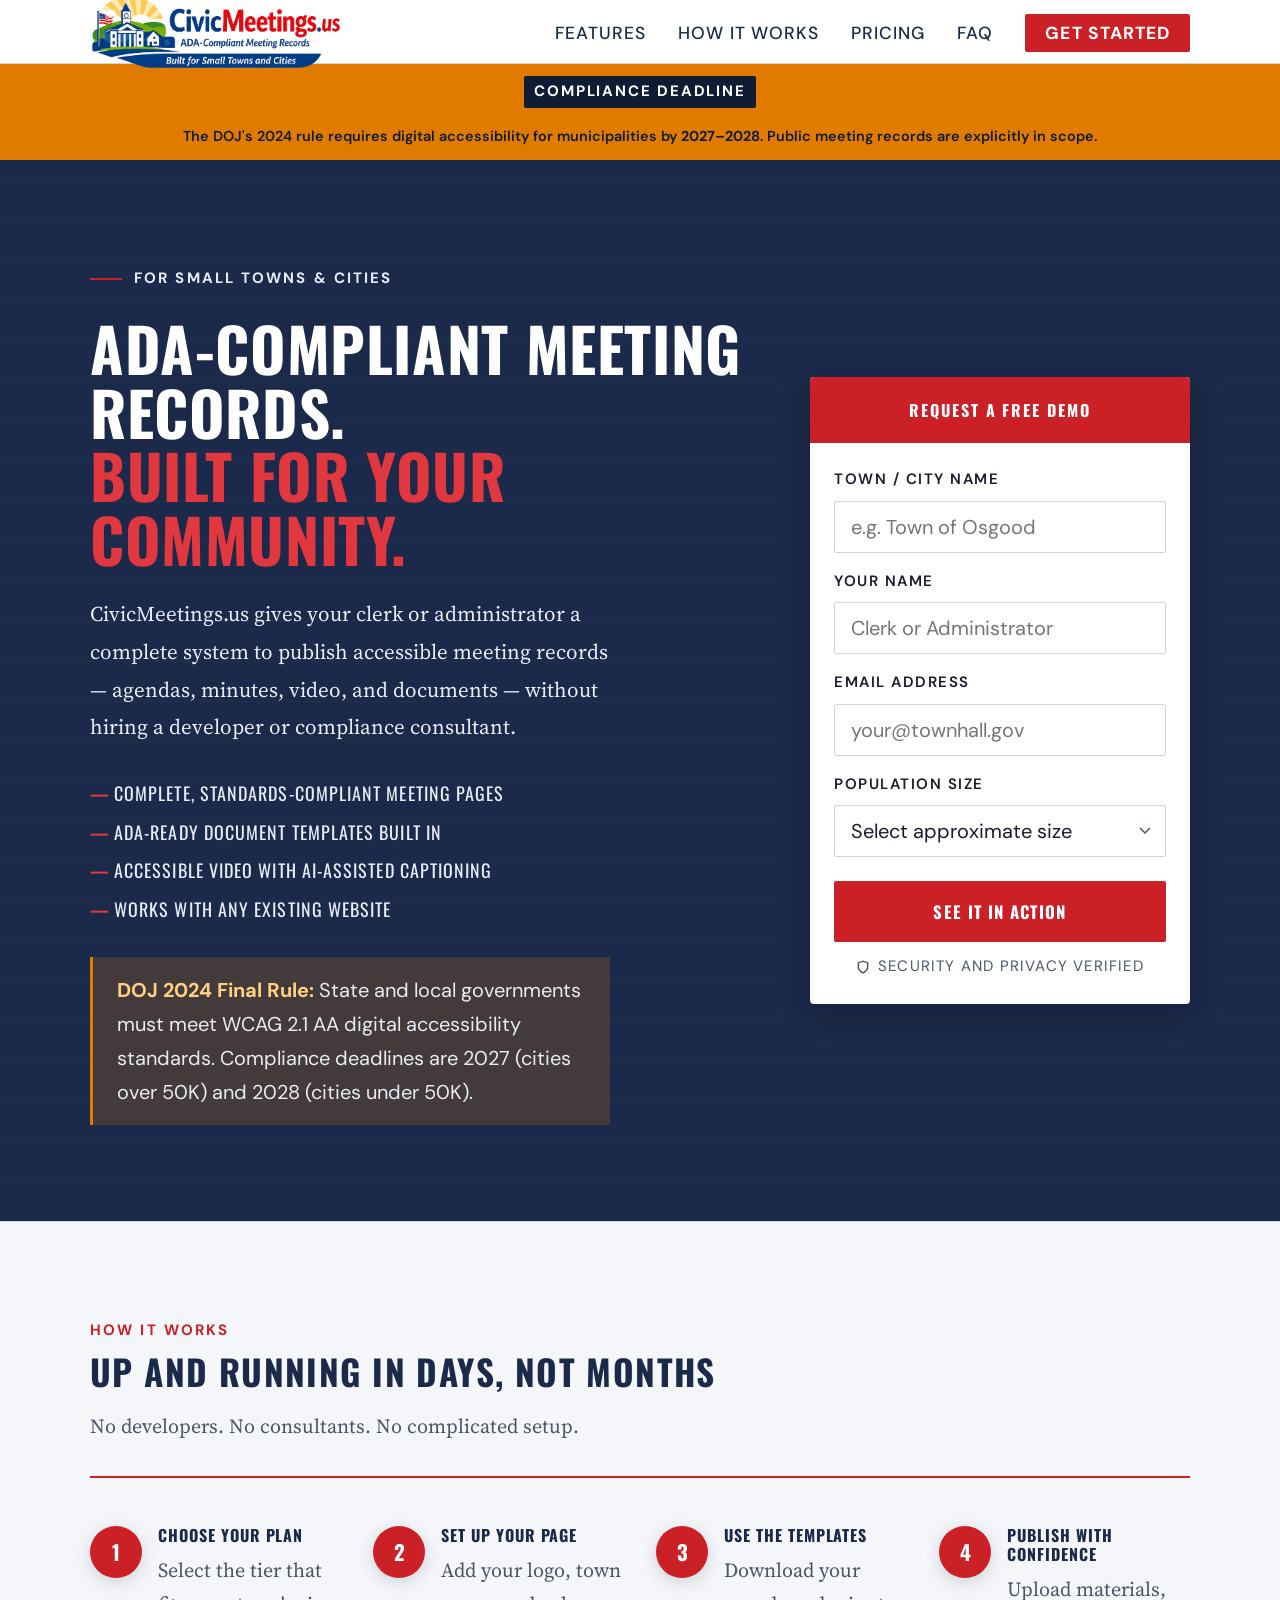
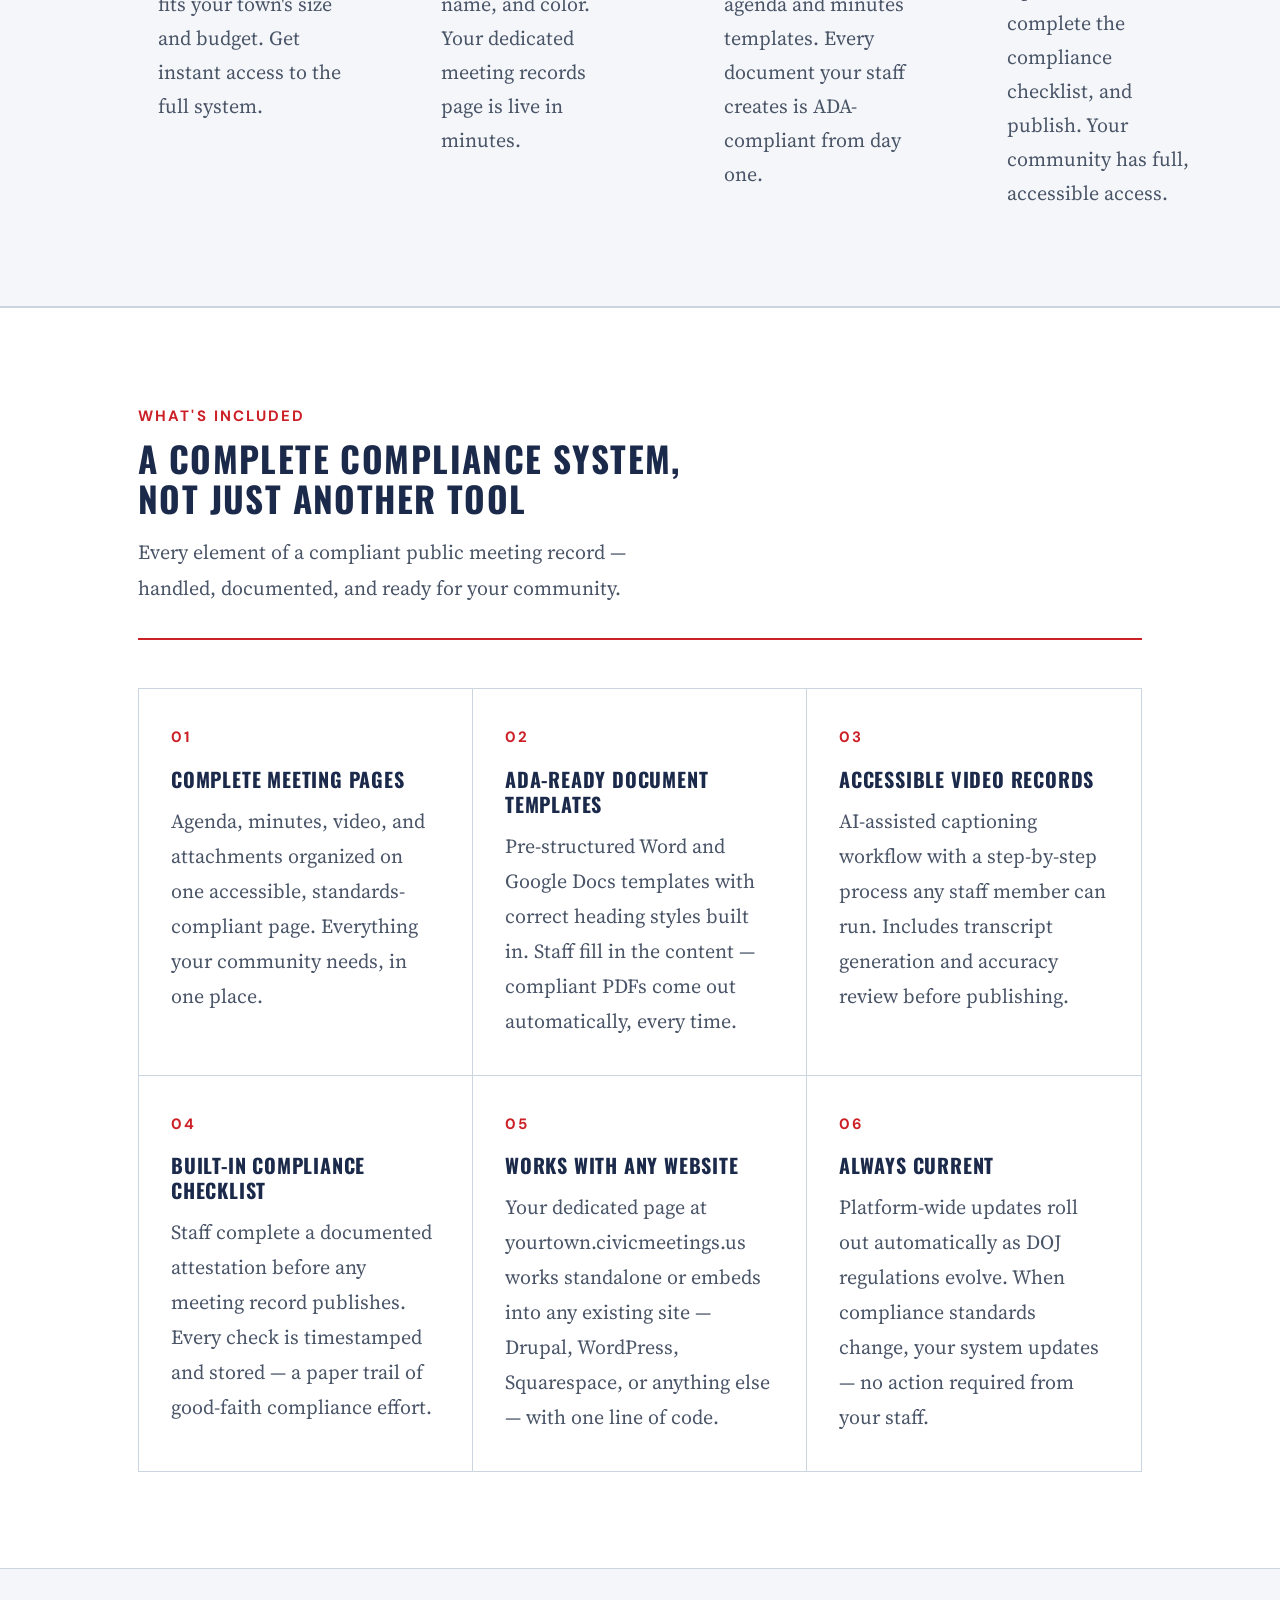
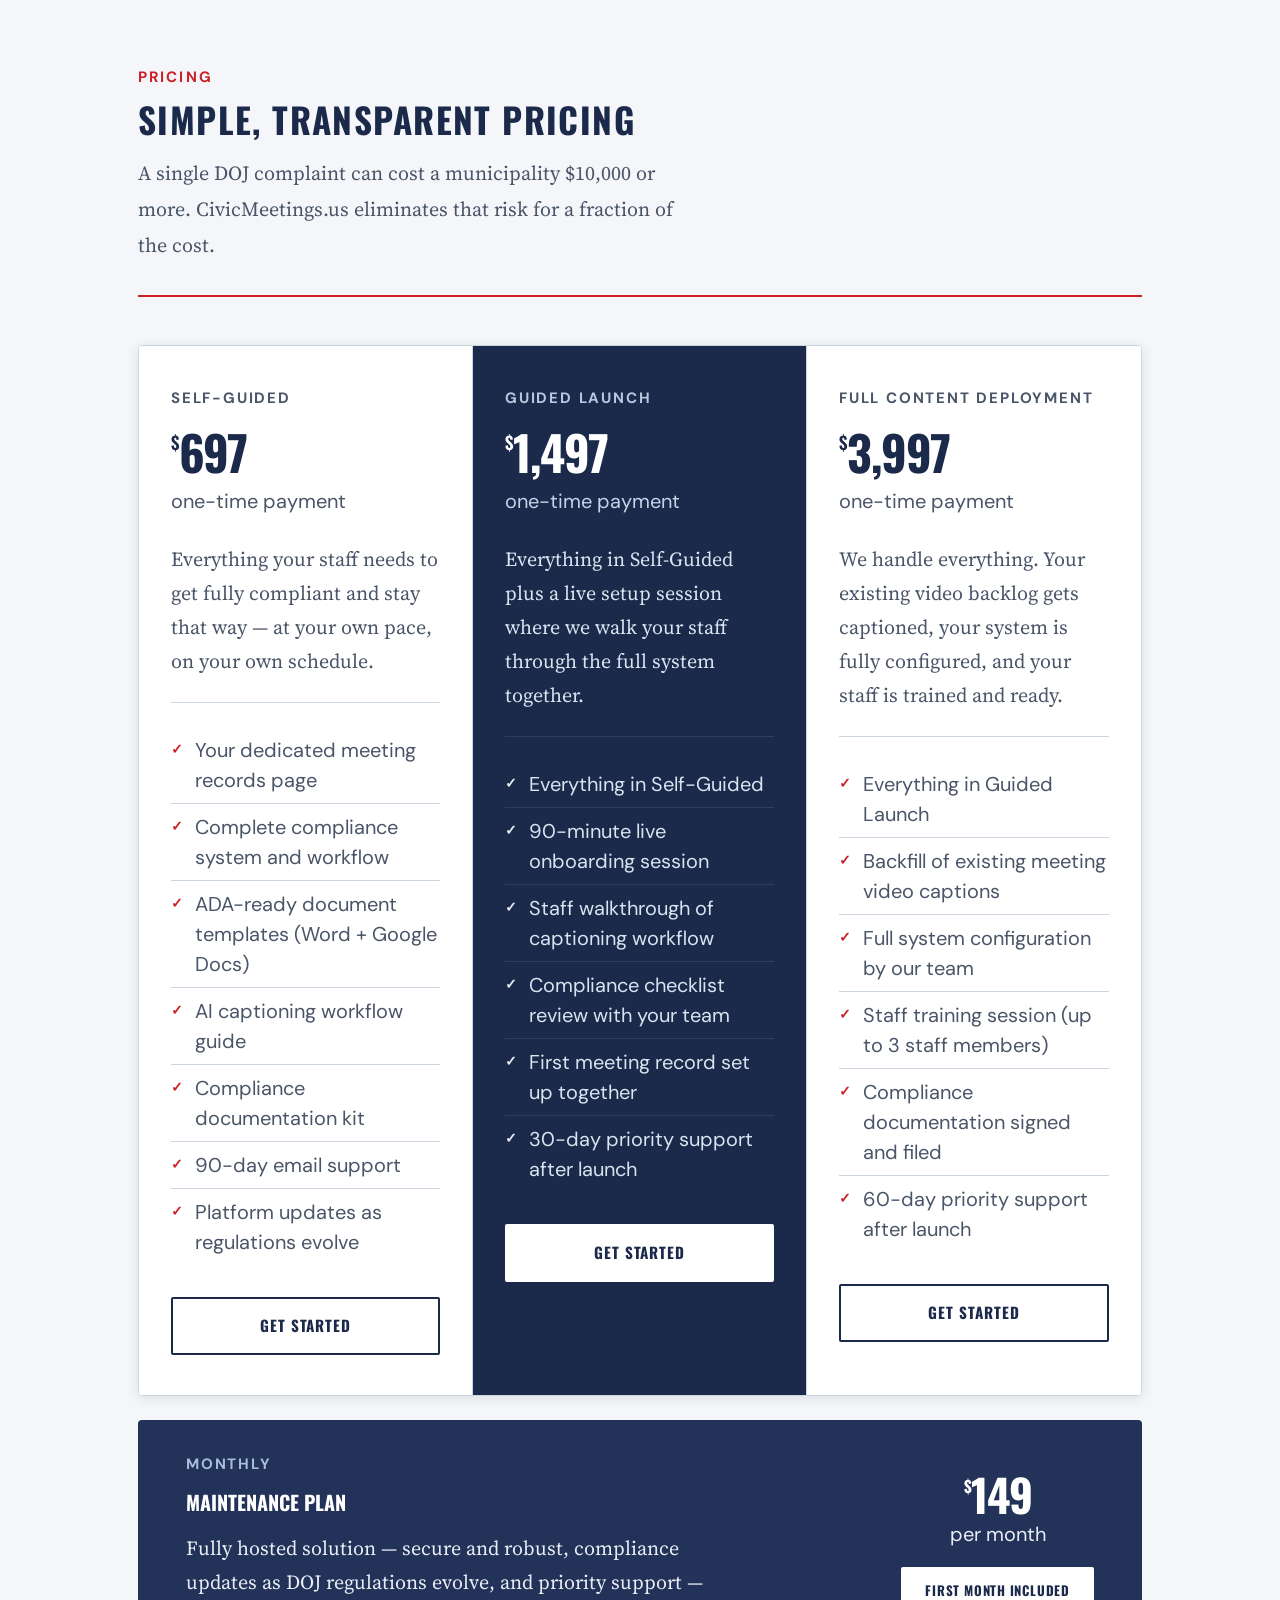
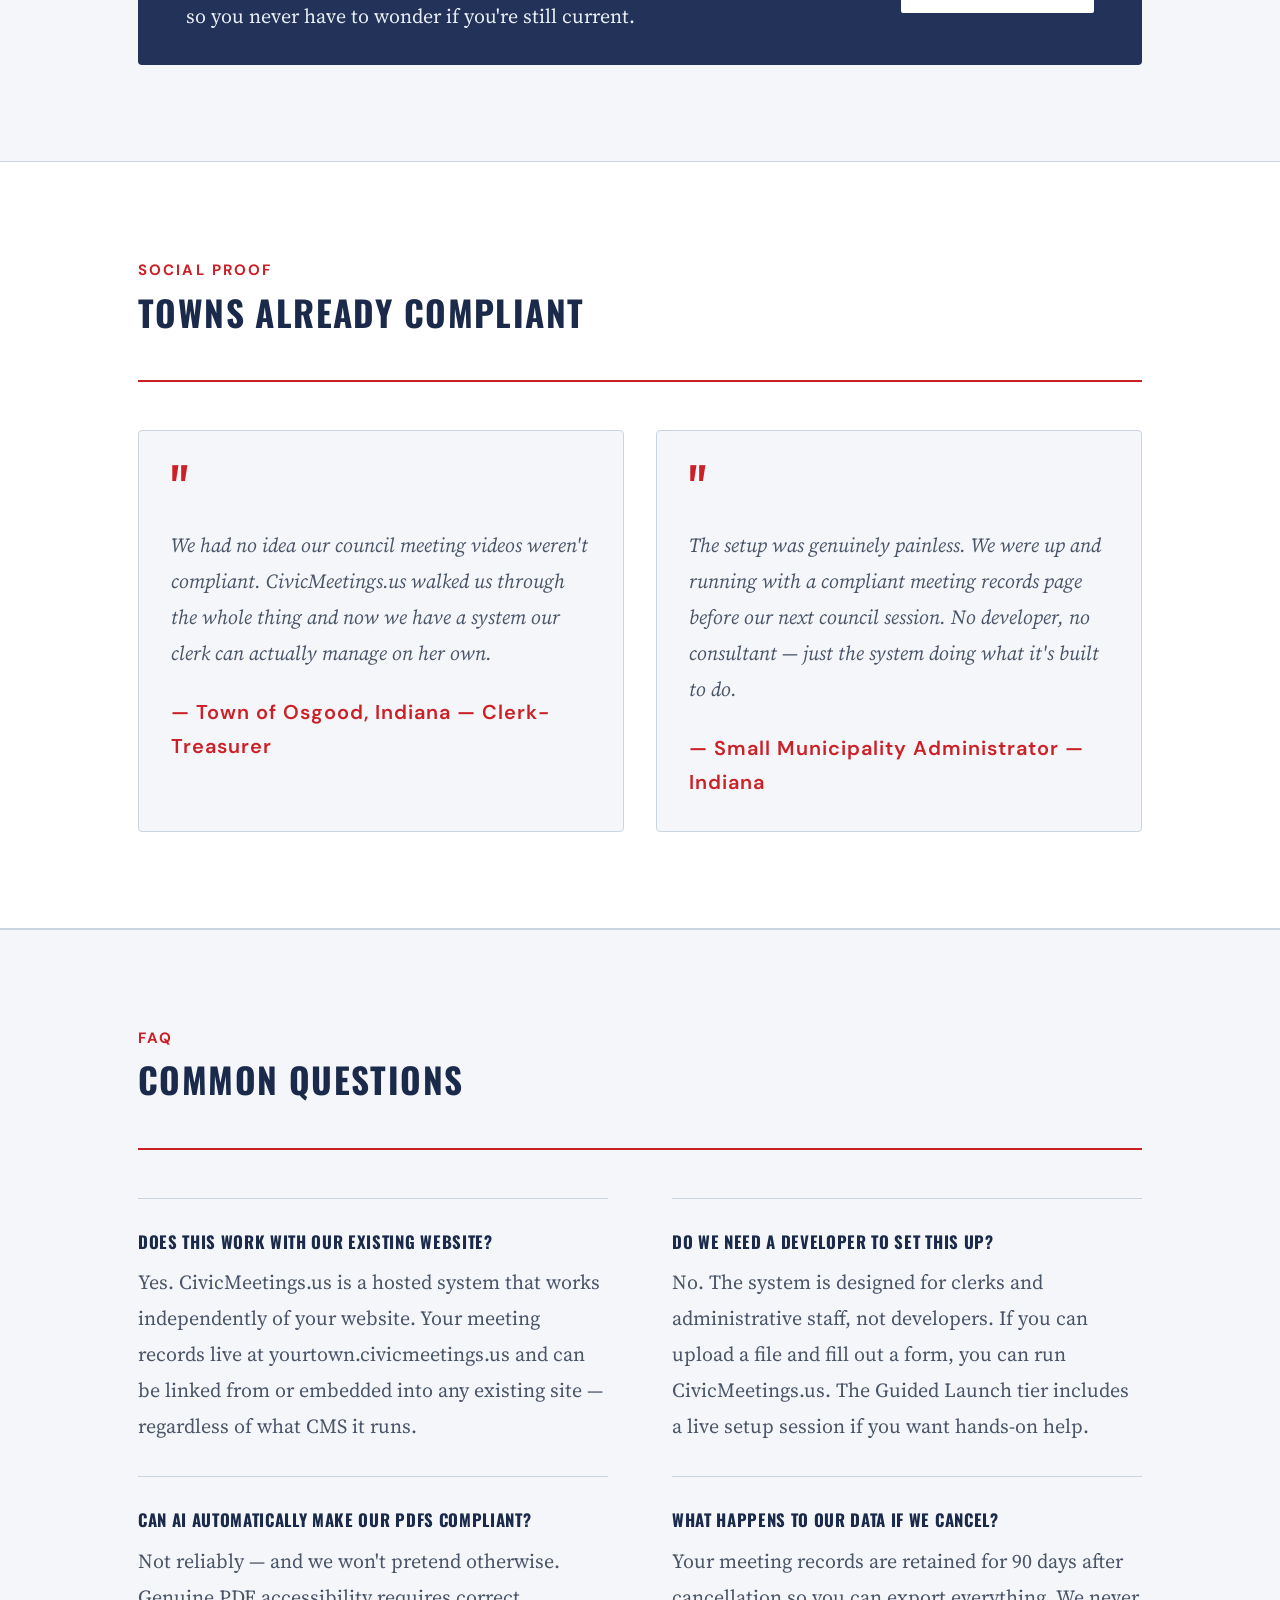
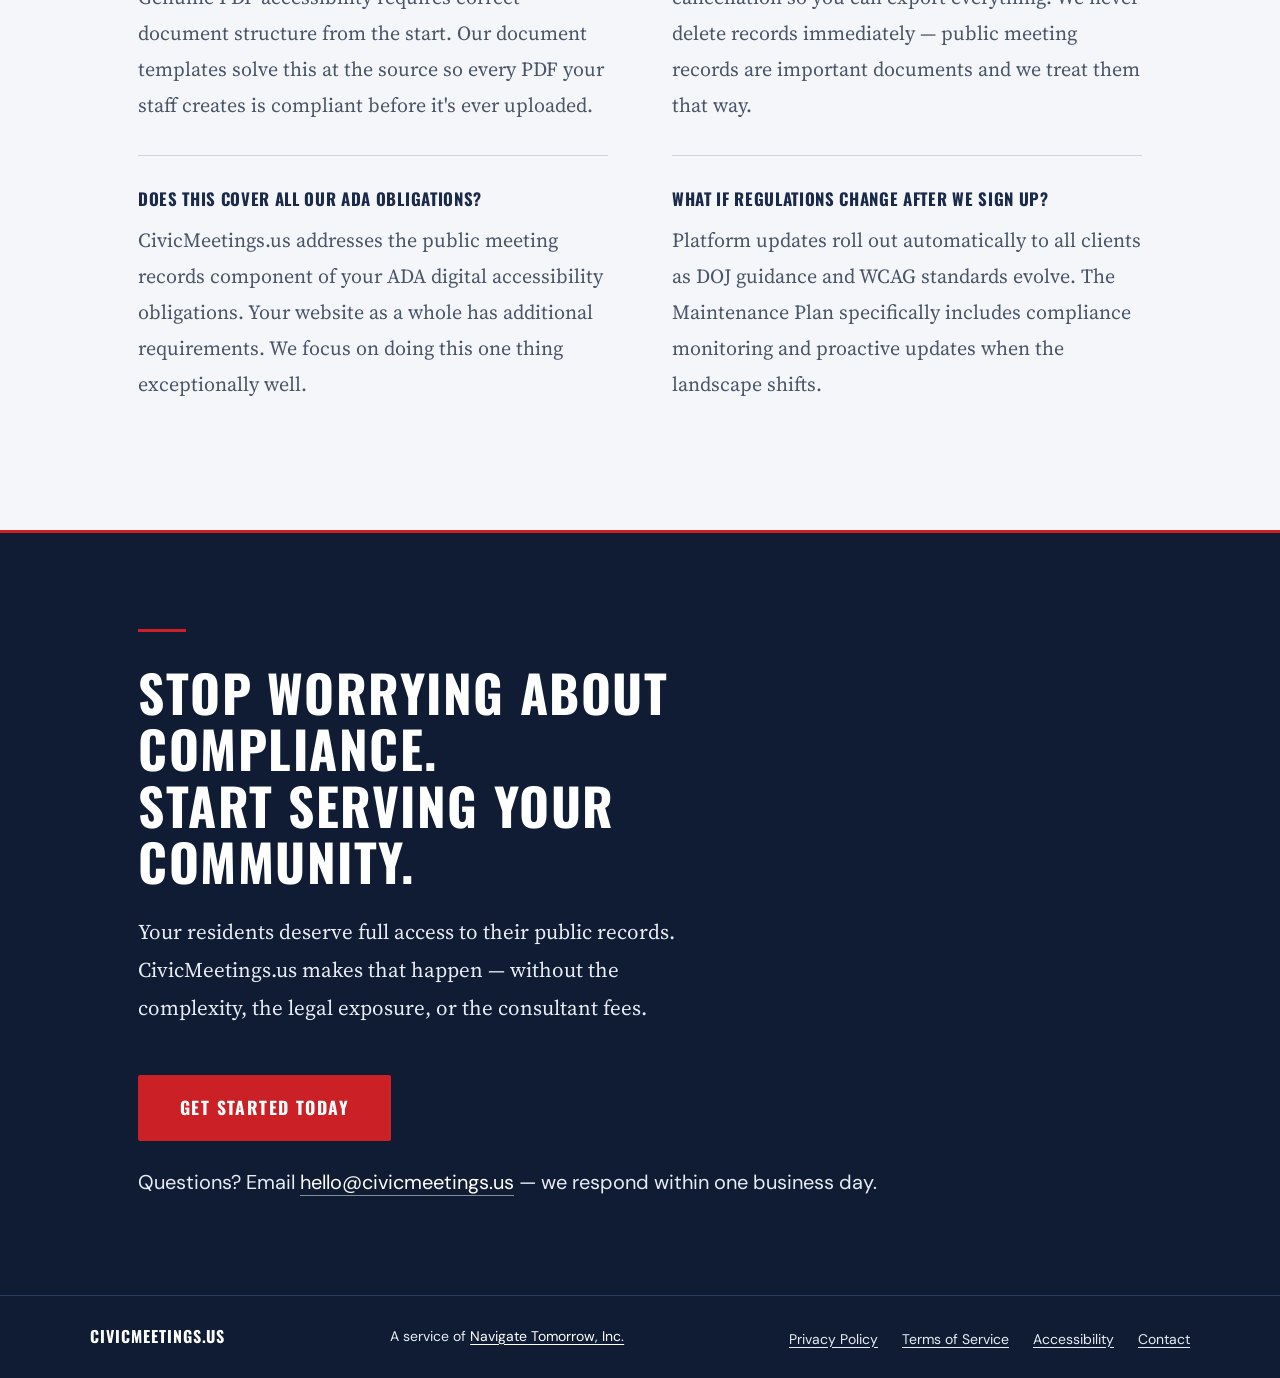
<file: index.html>
<!DOCTYPE html>
<html lang="en">
<head>
<meta charset="UTF-8">
<meta name="viewport" content="width=device-width, initial-scale=1.0">
<title>CivicMeetings.us — ADA-Compliant Public Meeting Records for Small Towns</title>
<link rel="preconnect" href="https://fonts.googleapis.com">
<link href="https://fonts.googleapis.com/css2?family=Oswald:wght@400;600;700&family=Source+Serif+4:ital,wght@0,400;0,600;1,400&family=DM+Sans:wght@400;500;600&display=swap" rel="stylesheet">
<link rel="stylesheet" href="styles.css">
</head>
<body>
<a href="#main-content" class="skip-nav">Skip to main content</a>

<!-- ===== HEADER ===== -->
<header class="site-header" role="banner">
  <div class="site-header__inner">
    <div class="site-logo">
      <a href="/" aria-label="CivicMeetings.us — Home">
        <img src="civicmeetings-logo.svg" alt="CivicMeetings.us" height="80">
      </a>
    </div>
    <button class="nav-toggle" aria-expanded="false" aria-controls="main-nav" aria-label="Open navigation menu">
      <span class="nav-toggle__bar" aria-hidden="true"></span>
      <span class="nav-toggle__bar" aria-hidden="true"></span>
      <span class="nav-toggle__bar" aria-hidden="true"></span>
    </button>
    <nav id="main-nav" aria-label="Main navigation">
      <ul class="nav-links">
        <li><a href="#features">Features</a></li>
        <li><a href="#how-it-works">How It Works</a></li>
        <li><a href="#pricing">Pricing</a></li>
        <li><a href="#faq">FAQ</a></li>
        <li><a href="#pricing" class="nav-cta" style="text-decoration:none;">Get Started</a></li>
      </ul>
    </nav>
  </div>
</header>

<!-- ===== URGENCY BANNER ===== -->
<div class="urgency-banner" role="region" aria-label="Compliance deadline notice">
  <div class="urgency-banner__inner">
    <span class="urgency-banner__badge">Compliance Deadline</span>
    <p class="urgency-banner__text">The DOJ's 2024 rule requires digital accessibility for municipalities by <strong>2027–2028</strong>. Public meeting records are explicitly in scope.</p>
  </div>
</div>

<!-- ===== MAIN ===== -->
<main id="main-content" tabindex="-1">

<!-- ===== HERO ===== -->
<section class="hero" id="hero" aria-labelledby="hero-heading">
  <div class="hero__inner">
    <div class="hero__content">
      <div class="hero__eyebrow" aria-hidden="true">For Small Towns &amp; Cities</div>
      <h1 class="hero__headline" id="hero-heading">ADA-Compliant Meeting Records.<br><span class="accent">Built for Your Community.</span></h1>
      <p class="hero__body">CivicMeetings.us gives your clerk or administrator a complete system to publish accessible meeting records — agendas, minutes, video, and documents — without hiring a developer or compliance consultant.</p>
      <ul class="hero__bullets" aria-label="Key features">
        <li>Complete, standards-compliant meeting pages</li>
        <li>ADA-ready document templates built in</li>
        <li>Accessible video with AI-assisted captioning</li>
        <li>Works with any existing website</li>
      </ul>
      <div class="hero__compliance-note" role="note">
        <strong>DOJ 2024 Final Rule:</strong> State and local governments must meet WCAG 2.1 AA digital accessibility standards. Compliance deadlines are 2027 (cities over 50K) and 2028 (cities under 50K).
      </div>
    </div>

    <!-- FORM CARD -->
    <div class="form-card">
      <div class="form-card__header">
        <span class="form-card__title" id="demo-form-title">Request a Free Demo</span>
      </div>
      <form class="form-card__body" id="demo-form" aria-labelledby="demo-form-title">
        <div class="form-field">
          <label class="form-label" for="town-name">Town / City Name</label>
          <input class="form-input" type="text" id="town-name" name="town" placeholder="e.g. Town of Osgood" autocomplete="organization" required aria-required="true">
        </div>
        <div class="form-field">
          <label class="form-label" for="contact-name">Your Name</label>
          <input class="form-input" type="text" id="contact-name" name="name" placeholder="Clerk or Administrator" autocomplete="name" required aria-required="true">
        </div>
        <div class="form-field">
          <label class="form-label" for="email">Email Address</label>
          <input class="form-input" type="email" id="email" name="email" placeholder="your@townhall.gov" autocomplete="email" required aria-required="true">
        </div>
        <div class="form-field">
          <label class="form-label" for="population">Population Size</label>
          <select class="form-select" id="population" name="population">
            <option value="">Select approximate size</option>
            <option value="under-2500">Under 2,500</option>
            <option value="2500-10000">2,500 – 10,000</option>
            <option value="10000-50000">10,000 – 50,000</option>
            <option value="over-50000">Over 50,000</option>
          </select>
        </div>
      </form>
      <div class="form-card__footer">
        <button class="btn btn--primary btn--full" type="submit" form="demo-form">See It In Action</button>
        <div class="form-trust" aria-label="Security assurance">
          <svg viewBox="0 0 24 24" fill="none" stroke="currentColor" stroke-width="2.5" aria-hidden="true" focusable="false"><path d="M12 22s8-4 8-10V5l-8-3-8 3v7c0 6 8 10 8 10z"/></svg>
          Security and Privacy Verified
        </div>
      </div>
    </div>
  </div>
</section>

<!-- ===== HOW IT WORKS ===== -->
<section class="steps-section" id="how-it-works" aria-labelledby="steps-heading">
  <div class="steps-inner">
    <div class="section-header">
      <div class="section-label" aria-hidden="true">How It Works</div>
      <h2 class="section-title" id="steps-heading">Up and Running in Days, Not Months</h2>
      <p class="section-sub">No developers. No consultants. No complicated setup.</p>
    </div>
    <ol class="steps-grid" style="list-style:none;" aria-label="Setup steps">
      <li class="step">
        <div class="step__number" aria-hidden="true">1</div>
        <div class="step__content">
          <h3 class="step__title">Choose Your Plan</h3>
          <div class="step__body">Select the tier that fits your town's size and budget. Get instant access to the full system.</div>
        </div>
      </li>
      <li class="step">
        <div class="step__number" aria-hidden="true">2</div>
        <div class="step__content">
          <h3 class="step__title">Set Up Your Page</h3>
          <div class="step__body">Add your logo, town name, and color. Your dedicated meeting records page is live in minutes.</div>
        </div>
      </li>
      <li class="step">
        <div class="step__number" aria-hidden="true">3</div>
        <div class="step__content">
          <h3 class="step__title">Use the Templates</h3>
          <div class="step__body">Download your agenda and minutes templates. Every document your staff creates is ADA-compliant from day one.</div>
        </div>
      </li>
      <li class="step">
        <div class="step__number" aria-hidden="true">4</div>
        <div class="step__content">
          <h3 class="step__title">Publish with Confidence</h3>
          <div class="step__body">Upload materials, complete the compliance checklist, and publish. Your community has full, accessible access.</div>
        </div>
      </li>
    </ol>
  </div>
</section>

<!-- ===== FEATURES ===== -->
<section class="features-section" id="features" aria-labelledby="features-heading">
  <div class="container">
    <div class="section-header">
      <div class="section-label" aria-hidden="true">What's Included</div>
      <h2 class="section-title" id="features-heading">A Complete Compliance System,<br>Not Just Another Tool</h2>
      <p class="section-sub">Every element of a compliant public meeting record — handled, documented, and ready for your community.</p>
    </div>
    <div class="features-grid">

      <div class="feature-card">
        <div class="feature-number">01</div>
        <h3>Complete Meeting Pages</h3>
        <p>Agenda, minutes, video, and attachments organized on one accessible, standards-compliant page. Everything your community needs, in one place.</p>
      </div>

      <div class="feature-card">
        <div class="feature-number">02</div>
        <h3>ADA-Ready Document Templates</h3>
        <p>Pre-structured Word and Google Docs templates with correct heading styles built in. Staff fill in the content — compliant PDFs come out automatically, every time.</p>
      </div>

      <div class="feature-card">
        <div class="feature-number">03</div>
        <h3>Accessible Video Records</h3>
        <p>AI-assisted captioning workflow with a step-by-step process any staff member can run. Includes transcript generation and accuracy review before publishing.</p>
      </div>

      <div class="feature-card">
        <div class="feature-number">04</div>
        <h3>Built-In Compliance Checklist</h3>
        <p>Staff complete a documented attestation before any meeting record publishes. Every check is timestamped and stored — a paper trail of good-faith compliance effort.</p>
      </div>

      <div class="feature-card">
        <div class="feature-number">05</div>
        <h3>Works With Any Website</h3>
        <p>Your dedicated page at yourtown.civicmeetings.us works standalone or embeds into any existing site — Drupal, WordPress, Squarespace, or anything else — with one line of code.</p>
      </div>

      <div class="feature-card">
        <div class="feature-number">06</div>
        <h3>Always Current</h3>
        <p>Platform-wide updates roll out automatically as DOJ regulations evolve. When compliance standards change, your system updates — no action required from your staff.</p>
      </div>

    </div>
  </div>
</section>

<!-- ===== PRICING ===== -->
<section class="pricing-section" id="pricing" aria-labelledby="pricing-heading">
  <div class="container">
    <div class="section-header">
      <div class="section-label" aria-hidden="true">Pricing</div>
      <h2 class="section-title" id="pricing-heading">Simple, Transparent Pricing</h2>
      <p class="section-sub">A single DOJ complaint can cost a municipality $10,000 or more. CivicMeetings.us eliminates that risk for a fraction of the cost.</p>
    </div>

    <div class="pricing-grid" role="list" aria-label="Pricing plans">

      <div class="pricing-card" role="listitem">
        <div class="pricing-tier">Self-Guided</div>
        <div class="pricing-price" aria-label="$697"><sup aria-hidden="true">$</sup>697</div>
        <div class="pricing-cadence">one-time payment</div>
        <p class="pricing-description">Everything your staff needs to get fully compliant and stay that way — at your own pace, on your own schedule.</p>
        <ul class="pricing-features" aria-label="Self-Guided plan features">
          <li>Your dedicated meeting records page</li>
          <li>Complete compliance system and workflow</li>
          <li>ADA-ready document templates (Word + Google Docs)</li>
          <li>AI captioning workflow guide</li>
          <li>Compliance documentation kit</li>
          <li>90-day email support</li>
          <li>Platform updates as regulations evolve</li>
        </ul>
        <a href="#" class="btn--outline-navy" style="display:block;text-align:center;width:100%;padding:14px;text-decoration:none;" aria-label="Get started with the Self-Guided plan for $697">Get Started</a>
      </div>

      <div class="pricing-card featured" role="listitem">
        <div class="pricing-tier">Guided Launch</div>
        <div class="pricing-price" aria-label="$1,497"><sup aria-hidden="true">$</sup>1,497</div>
        <div class="pricing-cadence">one-time payment</div>
        <p class="pricing-description">Everything in Self-Guided plus a live setup session where we walk your staff through the full system together.</p>
        <ul class="pricing-features" aria-label="Guided Launch plan features">
          <li>Everything in Self-Guided</li>
          <li>90-minute live onboarding session</li>
          <li>Staff walkthrough of captioning workflow</li>
          <li>Compliance checklist review with your team</li>
          <li>First meeting record set up together</li>
          <li>30-day priority support after launch</li>
        </ul>
        <a href="#" class="btn--white" style="display:block;text-align:center;width:100%;padding:14px;text-decoration:none;" aria-label="Get started with the Guided Launch plan for $1,497">Get Started</a>
      </div>

      <div class="pricing-card" role="listitem">
        <div class="pricing-tier">Full Content Deployment</div>
        <div class="pricing-price" aria-label="$3,997"><sup aria-hidden="true">$</sup>3,997</div>
        <div class="pricing-cadence">one-time payment</div>
        <p class="pricing-description">We handle everything. Your existing video backlog gets captioned, your system is fully configured, and your staff is trained and ready.</p>
        <ul class="pricing-features" aria-label="Full Content Deployment plan features">
          <li>Everything in Guided Launch</li>
          <li>Backfill of existing meeting video captions</li>
          <li>Full system configuration by our team</li>
          <li>Staff training session (up to 3 staff members)</li>
          <li>Compliance documentation signed and filed</li>
          <li>60-day priority support after launch</li>
        </ul>
        <a href="#" class="btn--outline-navy" style="display:block;text-align:center;width:100%;padding:14px;text-decoration:none;" aria-label="Get started with the Full Content Deployment plan for $3,997">Get Started</a>
      </div>

    </div>

    <!-- MAINTENANCE CARD -->
    <div class="maintenance-card">
      <div class="maintenance-left">
        <div class="maint-label">Monthly</div>
        <h3>Maintenance Plan</h3>
        <p>Fully hosted solution — secure and robust, compliance updates as DOJ regulations evolve, and priority support — so you never have to wonder if you're still current.</p>
      </div>
      <div class="maintenance-right">
        <div class="maintenance-price" aria-label="$149 per month"><sup aria-hidden="true">$</sup>149</div>
        <div class="maintenance-cadence">per month</div>
        <a href="#" class="btn--white" style="font-size:0.82rem;padding:10px 22px;text-decoration:none;" aria-label="Add the maintenance plan — first month included">First Month Included</a>
      </div>
    </div>

  </div>
</section>

<!-- ===== TESTIMONIALS ===== -->
<section class="testimonials-section" aria-labelledby="testimonials-heading">
  <div class="container">
    <div class="section-header">
      <div class="section-label" aria-hidden="true">Social Proof</div>
      <h2 class="section-title" id="testimonials-heading">Towns Already Compliant</h2>
    </div>
    <div class="testimonials-grid">
      <div class="testimonial">
        <span class="testimonial__quote-mark" aria-hidden="true">"</span>
        <p class="testimonial__body">We had no idea our council meeting videos weren't compliant. CivicMeetings.us walked us through the whole thing and now we have a system our clerk can actually manage on her own.</p>
        <span class="testimonial__attribution">Town of Osgood, Indiana — Clerk-Treasurer</span>
      </div>
      <div class="testimonial">
        <span class="testimonial__quote-mark" aria-hidden="true">"</span>
        <p class="testimonial__body">The setup was genuinely painless. We were up and running with a compliant meeting records page before our next council session. No developer, no consultant — just the system doing what it's built to do.</p>
        <span class="testimonial__attribution">Small Municipality Administrator — Indiana</span>
      </div>
    </div>
  </div>
</section>

<!-- ===== FAQ ===== -->
<section class="faq-section" id="faq" aria-labelledby="faq-heading">
  <div class="container">
    <div class="section-header">
      <div class="section-label" aria-hidden="true">FAQ</div>
      <h2 class="section-title" id="faq-heading">Common Questions</h2>
    </div>
    <div class="faq-grid">
      <div class="faq-item">
        <h3>Does this work with our existing website?</h3>
        <p>Yes. CivicMeetings.us is a hosted system that works independently of your website. Your meeting records live at yourtown.civicmeetings.us and can be linked from or embedded into any existing site — regardless of what CMS it runs.</p>
      </div>
      <div class="faq-item">
        <h3>Do we need a developer to set this up?</h3>
        <p>No. The system is designed for clerks and administrative staff, not developers. If you can upload a file and fill out a form, you can run CivicMeetings.us. The Guided Launch tier includes a live setup session if you want hands-on help.</p>
      </div>
      <div class="faq-item">
        <h3>Can AI automatically make our PDFs compliant?</h3>
        <p>Not reliably — and we won't pretend otherwise. Genuine PDF accessibility requires correct document structure from the start. Our document templates solve this at the source so every PDF your staff creates is compliant before it's ever uploaded.</p>
      </div>
      <div class="faq-item">
        <h3>What happens to our data if we cancel?</h3>
        <p>Your meeting records are retained for 90 days after cancellation so you can export everything. We never delete records immediately — public meeting records are important documents and we treat them that way.</p>
      </div>
      <div class="faq-item">
        <h3>Does this cover all our ADA obligations?</h3>
        <p>CivicMeetings.us addresses the public meeting records component of your ADA digital accessibility obligations. Your website as a whole has additional requirements. We focus on doing this one thing exceptionally well.</p>
      </div>
      <div class="faq-item">
        <h3>What if regulations change after we sign up?</h3>
        <p>Platform updates roll out automatically to all clients as DOJ guidance and WCAG standards evolve. The Maintenance Plan specifically includes compliance monitoring and proactive updates when the landscape shifts.</p>
      </div>
    </div>
  </div>
</section>

<!-- ===== CLOSING CTA ===== -->
<section class="closing-section" aria-labelledby="closing-heading">
  <div class="container">
    <div class="closing-rule" aria-hidden="true"></div>
    <h2 class="closing-headline" id="closing-heading">Stop worrying about compliance.<br>Start serving your community.</h2>
    <p class="closing-subtext">Your residents deserve full access to their public records. CivicMeetings.us makes that happen — without the complexity, the legal exposure, or the consultant fees.</p>
    <a href="#pricing" class="btn btn--primary" style="font-size:1.1rem;padding:16px 40px;text-decoration:none;">Get Started Today</a>
    <p class="closing-note">Questions? Email <a href="mailto:hello@civicmeetings.us">hello@civicmeetings.us</a> — we respond within one business day.</p>
  </div>
</section>

<!-- ===== FOOTER ===== -->
</main>

<footer class="site-footer" role="contentinfo">
  <div class="site-footer__inner">
    <div class="footer-logo" aria-label="CivicMeetings.us">Civic<span>Meetings</span>.us</div>
    <p class="footer-text">A service of <a href="https://navigatetomorrow.com" target="_blank" rel="noopener noreferrer">Navigate Tomorrow, Inc.</a></p>
    <nav aria-label="Footer navigation">
      <ul class="footer-links">
        <li><a href="privacy.html">Privacy Policy</a></li>
        <li><a href="terms.html">Terms of Service</a></li>
        <li><a href="accessibility.html">Accessibility</a></li>
        <li><a href="contact.html">Contact</a></li>
      </ul>
    </nav>
  </div>
</footer>

<script>
(function () {
  var btn = document.querySelector('.nav-toggle');
  var nav = document.getElementById('main-nav');
  if (!btn || !nav) return;
  btn.addEventListener('click', function () {
    var expanded = btn.getAttribute('aria-expanded') === 'true';
    btn.setAttribute('aria-expanded', String(!expanded));
    nav.classList.toggle('is-open');
  });
  document.addEventListener('keydown', function (e) {
    if (e.key === 'Escape' && nav.classList.contains('is-open')) {
      nav.classList.remove('is-open');
      btn.setAttribute('aria-expanded', 'false');
      btn.focus();
    }
  });
}());
</script>
</body>
</html>
</file>
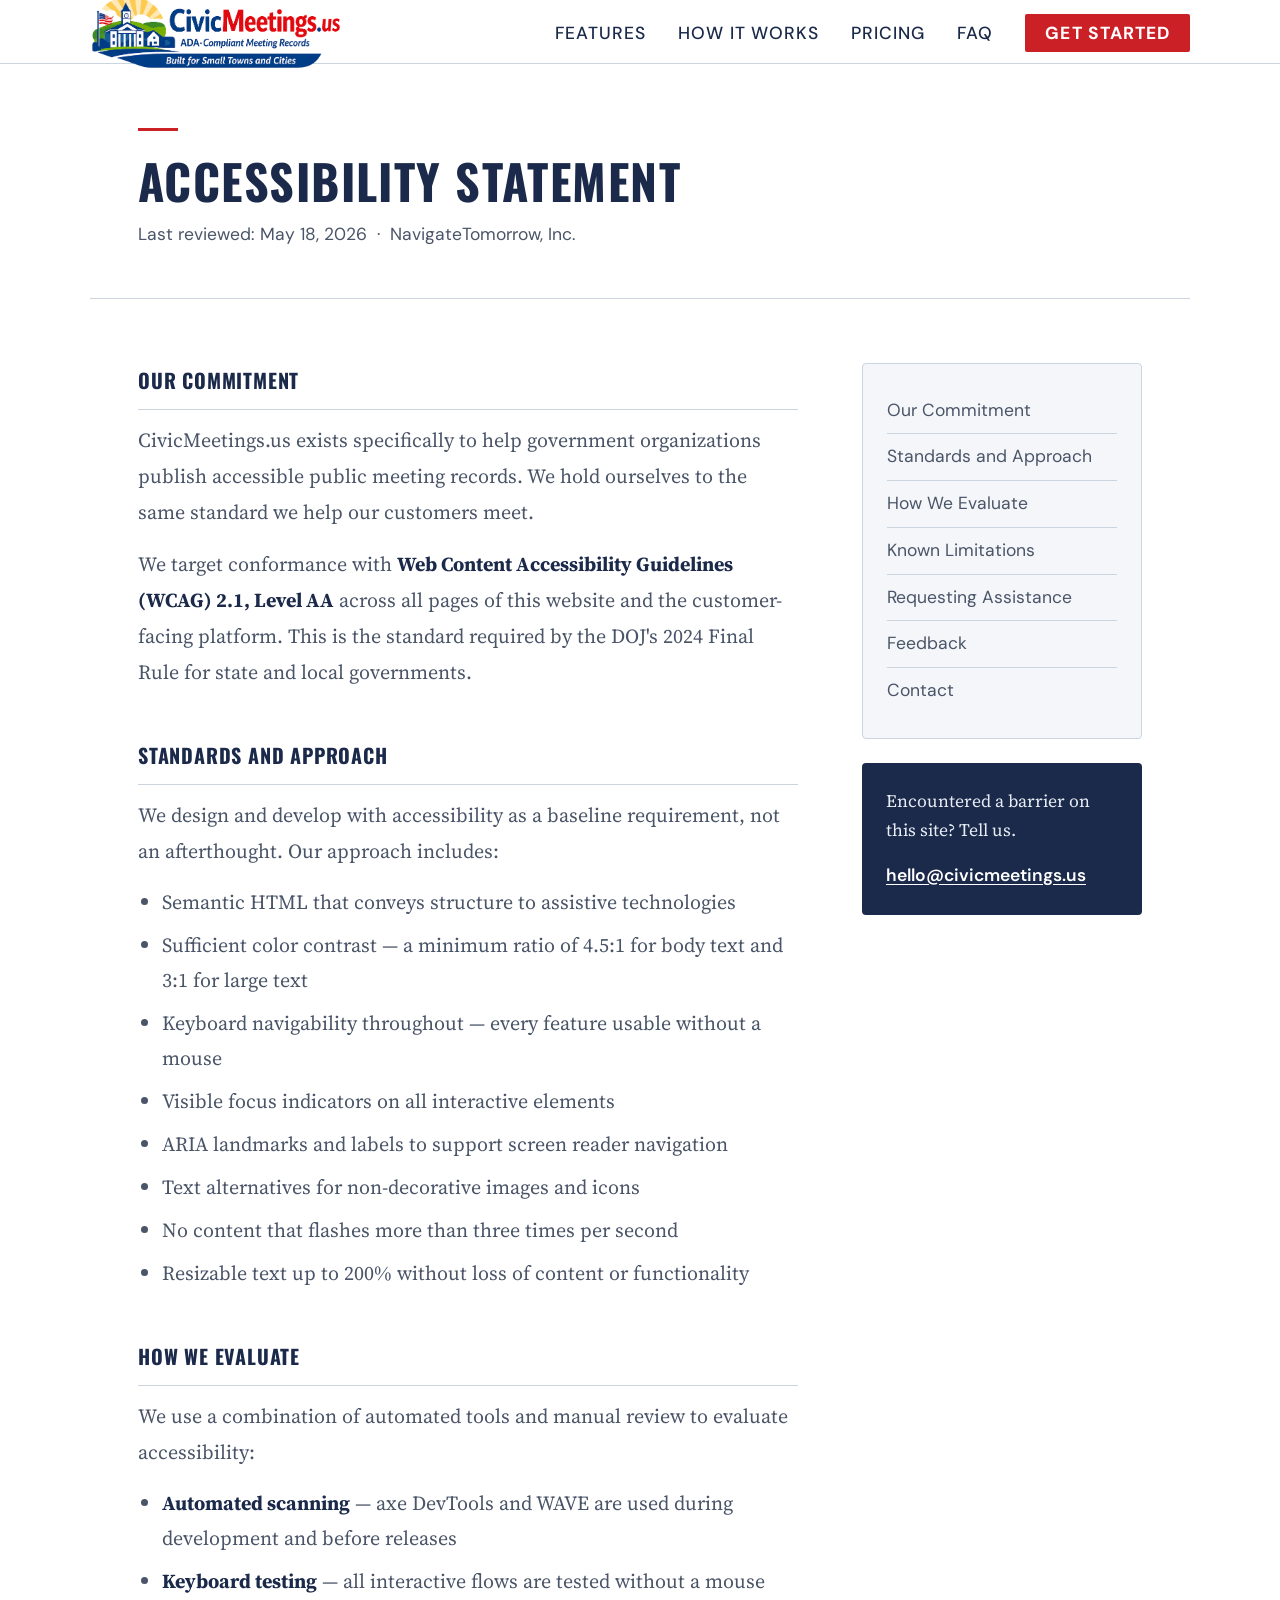
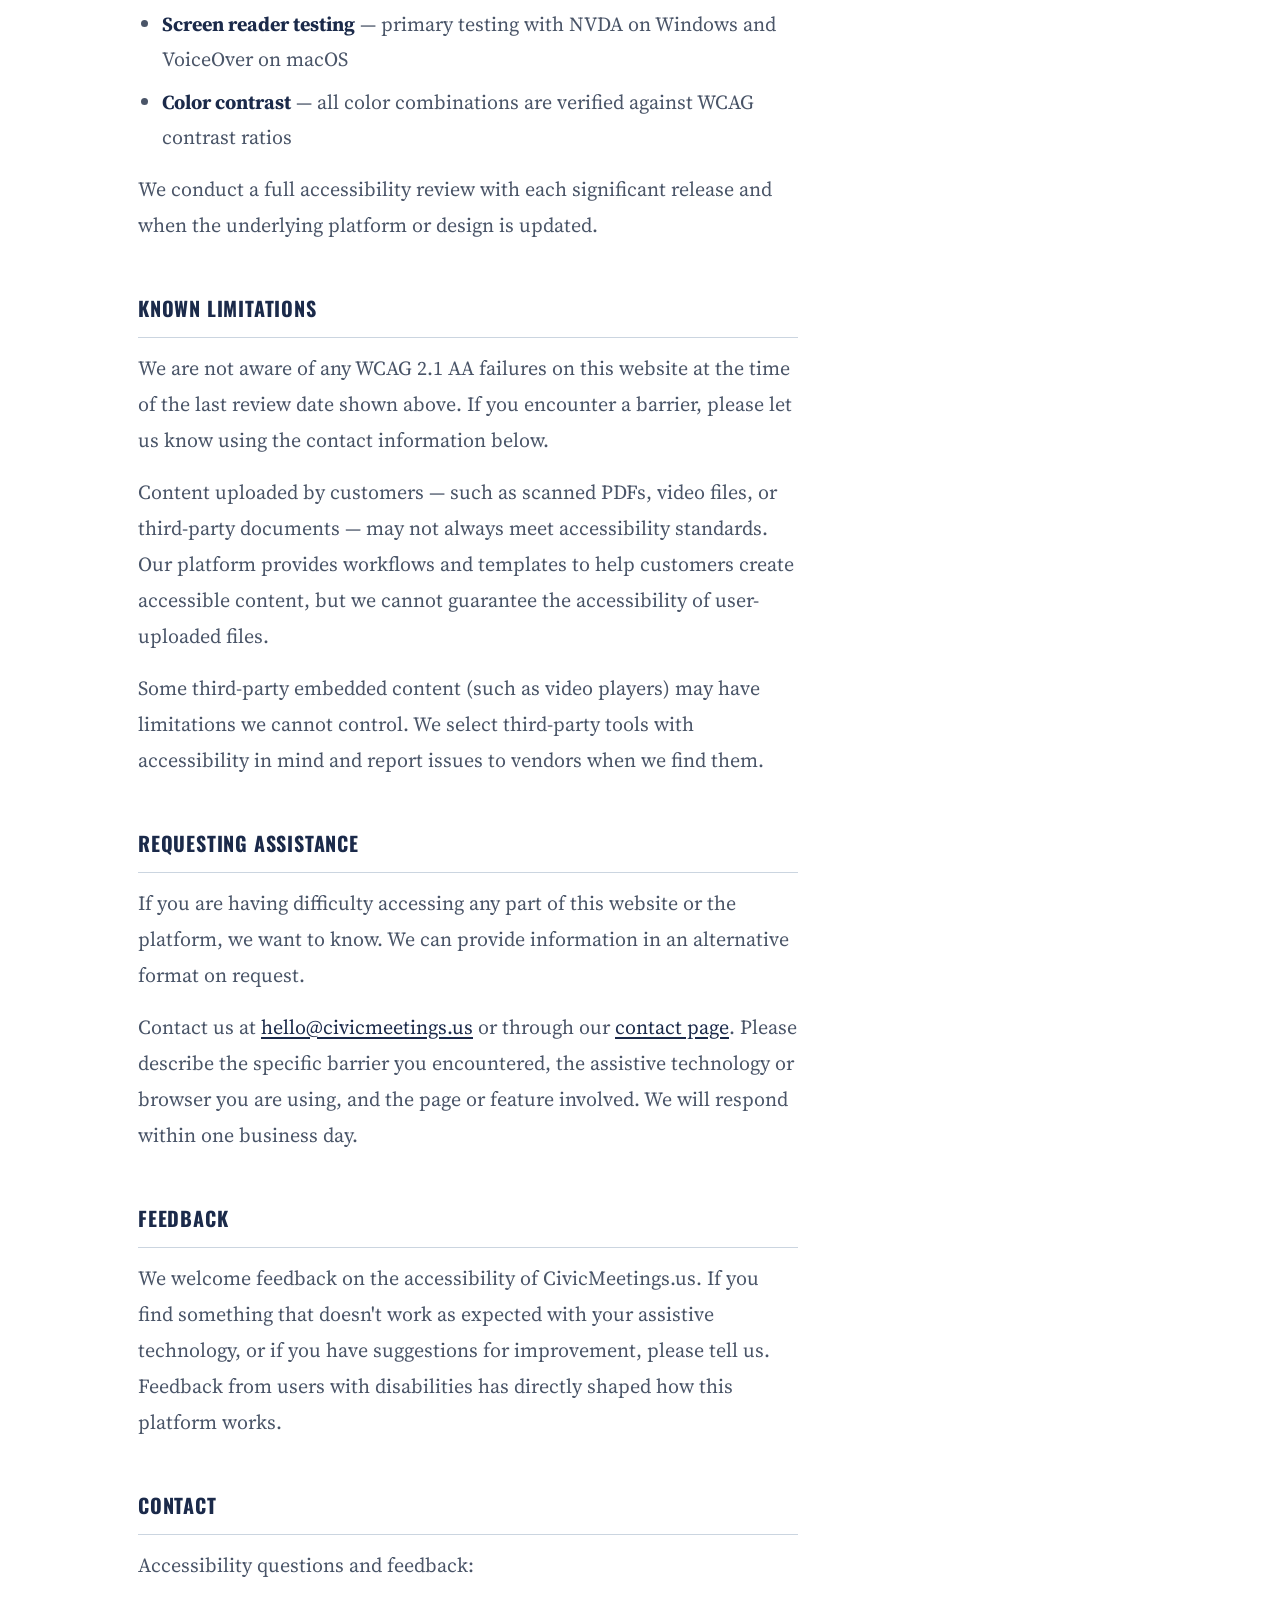
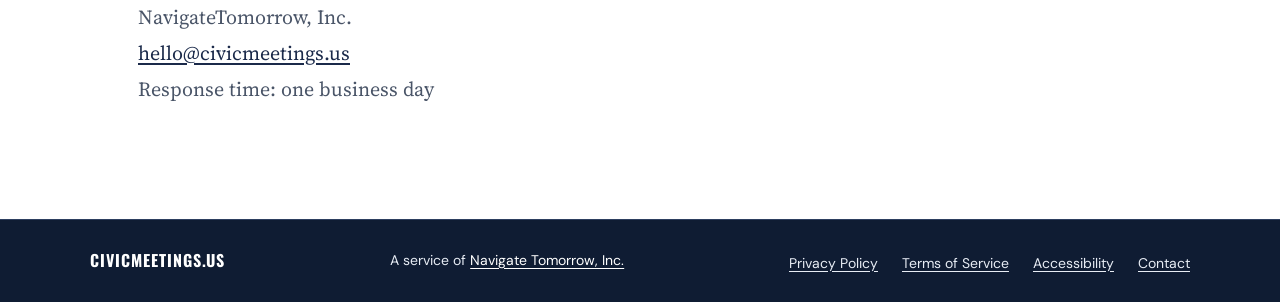
<file: accessibility.html>
<!DOCTYPE html>
<html lang="en">
<head>
  <meta charset="UTF-8">
  <meta name="viewport" content="width=device-width, initial-scale=1.0">
  <title>Accessibility Statement — CivicMeetings.us</title>
  <link rel="preconnect" href="https://fonts.googleapis.com">
  <link href="https://fonts.googleapis.com/css2?family=Oswald:wght@400;600;700&family=Source+Serif+4:ital,wght@0,400;0,600;1,400&family=DM+Sans:wght@400;500;600&display=swap" rel="stylesheet">
  <link rel="stylesheet" href="styles.css">
</head>
<body>

<a href="#main-content" class="skip-nav">Skip to main content</a>

<header class="site-header" role="banner">
  <div class="site-header__inner">
    <div class="site-logo">
      <a href="index.html" aria-label="CivicMeetings.us — Home">
        <img src="civicmeetings-logo.svg" alt="CivicMeetings.us" height="80">
      </a>
    </div>
    <nav aria-label="Main navigation">
      <ul class="nav-links">
        <li><a href="index.html#features">Features</a></li>
        <li><a href="index.html#how-it-works">How It Works</a></li>
        <li><a href="index.html#pricing">Pricing</a></li>
        <li><a href="index.html#faq">FAQ</a></li>
        <li><a href="index.html#pricing" class="nav-cta" style="text-decoration:none;">Get Started</a></li>
      </ul>
    </nav>
  </div>
</header>

<main id="main-content">

  <div class="page-header">
    <div class="page-header-rule" aria-hidden="true"></div>
    <h1>Accessibility Statement</h1>
    <p class="page-header-meta">Last reviewed: May 18, 2026 &nbsp;&middot;&nbsp; NavigateTomorrow, Inc.</p>
  </div>

  <div class="page-content">

    <article class="prose">

      <h2 id="commitment">Our Commitment</h2>
      <p>CivicMeetings.us exists specifically to help government organizations publish accessible public meeting records. We hold ourselves to the same standard we help our customers meet.</p>
      <p>We target conformance with <strong>Web Content Accessibility Guidelines (WCAG) 2.1, Level AA</strong> across all pages of this website and the customer-facing platform. This is the standard required by the DOJ's 2024 Final Rule for state and local governments.</p>

      <h2 id="standards">Standards and Approach</h2>
      <p>We design and develop with accessibility as a baseline requirement, not an afterthought. Our approach includes:</p>
      <ul>
        <li>Semantic HTML that conveys structure to assistive technologies</li>
        <li>Sufficient color contrast — a minimum ratio of 4.5:1 for body text and 3:1 for large text</li>
        <li>Keyboard navigability throughout — every feature usable without a mouse</li>
        <li>Visible focus indicators on all interactive elements</li>
        <li>ARIA landmarks and labels to support screen reader navigation</li>
        <li>Text alternatives for non-decorative images and icons</li>
        <li>No content that flashes more than three times per second</li>
        <li>Resizable text up to 200% without loss of content or functionality</li>
      </ul>

      <h2 id="evaluation">How We Evaluate</h2>
      <p>We use a combination of automated tools and manual review to evaluate accessibility:</p>
      <ul>
        <li><strong>Automated scanning</strong> — axe DevTools and WAVE are used during development and before releases</li>
        <li><strong>Keyboard testing</strong> — all interactive flows are tested without a mouse</li>
        <li><strong>Screen reader testing</strong> — primary testing with NVDA on Windows and VoiceOver on macOS</li>
        <li><strong>Color contrast</strong> — all color combinations are verified against WCAG contrast ratios</li>
      </ul>
      <p>We conduct a full accessibility review with each significant release and when the underlying platform or design is updated.</p>

      <h2 id="known-issues">Known Limitations</h2>
      <p>We are not aware of any WCAG 2.1 AA failures on this website at the time of the last review date shown above. If you encounter a barrier, please let us know using the contact information below.</p>
      <p>Content uploaded by customers — such as scanned PDFs, video files, or third-party documents — may not always meet accessibility standards. Our platform provides workflows and templates to help customers create accessible content, but we cannot guarantee the accessibility of user-uploaded files.</p>
      <p>Some third-party embedded content (such as video players) may have limitations we cannot control. We select third-party tools with accessibility in mind and report issues to vendors when we find them.</p>

      <h2 id="assistance">Requesting Assistance</h2>
      <p>If you are having difficulty accessing any part of this website or the platform, we want to know. We can provide information in an alternative format on request.</p>
      <p>Contact us at <a href="mailto:hello@civicmeetings.us">hello@civicmeetings.us</a> or through our <a href="contact.html">contact page</a>. Please describe the specific barrier you encountered, the assistive technology or browser you are using, and the page or feature involved. We will respond within one business day.</p>

      <h2 id="feedback">Feedback</h2>
      <p>We welcome feedback on the accessibility of CivicMeetings.us. If you find something that doesn't work as expected with your assistive technology, or if you have suggestions for improvement, please tell us. Feedback from users with disabilities has directly shaped how this platform works.</p>

      <h2 id="contact">Contact</h2>
      <p>Accessibility questions and feedback:</p>
      <p>
        NavigateTomorrow, Inc.<br>
        <a href="mailto:hello@civicmeetings.us">hello@civicmeetings.us</a><br>
        Response time: one business day
      </p>

    </article>

    <aside class="page-sidebar" aria-label="Page navigation">
      <nav class="sidebar-nav" aria-label="Accessibility statement sections">
        <ul>
          <li><a href="#commitment">Our Commitment</a></li>
          <li><a href="#standards">Standards and Approach</a></li>
          <li><a href="#evaluation">How We Evaluate</a></li>
          <li><a href="#known-issues">Known Limitations</a></li>
          <li><a href="#assistance">Requesting Assistance</a></li>
          <li><a href="#feedback">Feedback</a></li>
          <li><a href="#contact">Contact</a></li>
        </ul>
      </nav>
      <div class="sidebar-contact-box">
        <p>Encountered a barrier on this site? Tell us.</p>
        <a href="mailto:hello@civicmeetings.us">hello@civicmeetings.us</a>
      </div>
    </aside>

  </div>

</main>

<footer class="site-footer" role="contentinfo">
  <div class="site-footer__inner">
    <div class="footer-logo" aria-label="CivicMeetings.us">Civic<span>Meetings</span>.us</div>
    <p class="footer-text">A service of <a href="https://navigatetomorrow.com" target="_blank" rel="noopener noreferrer">Navigate Tomorrow, Inc.</a></p>
    <nav aria-label="Footer navigation">
      <ul class="footer-links">
        <li><a href="privacy.html">Privacy Policy</a></li>
        <li><a href="terms.html">Terms of Service</a></li>
        <li><a href="accessibility.html" aria-current="page">Accessibility</a></li>
        <li><a href="contact.html">Contact</a></li>
      </ul>
    </nav>
  </div>
</footer>

</body>
</html>
</file>
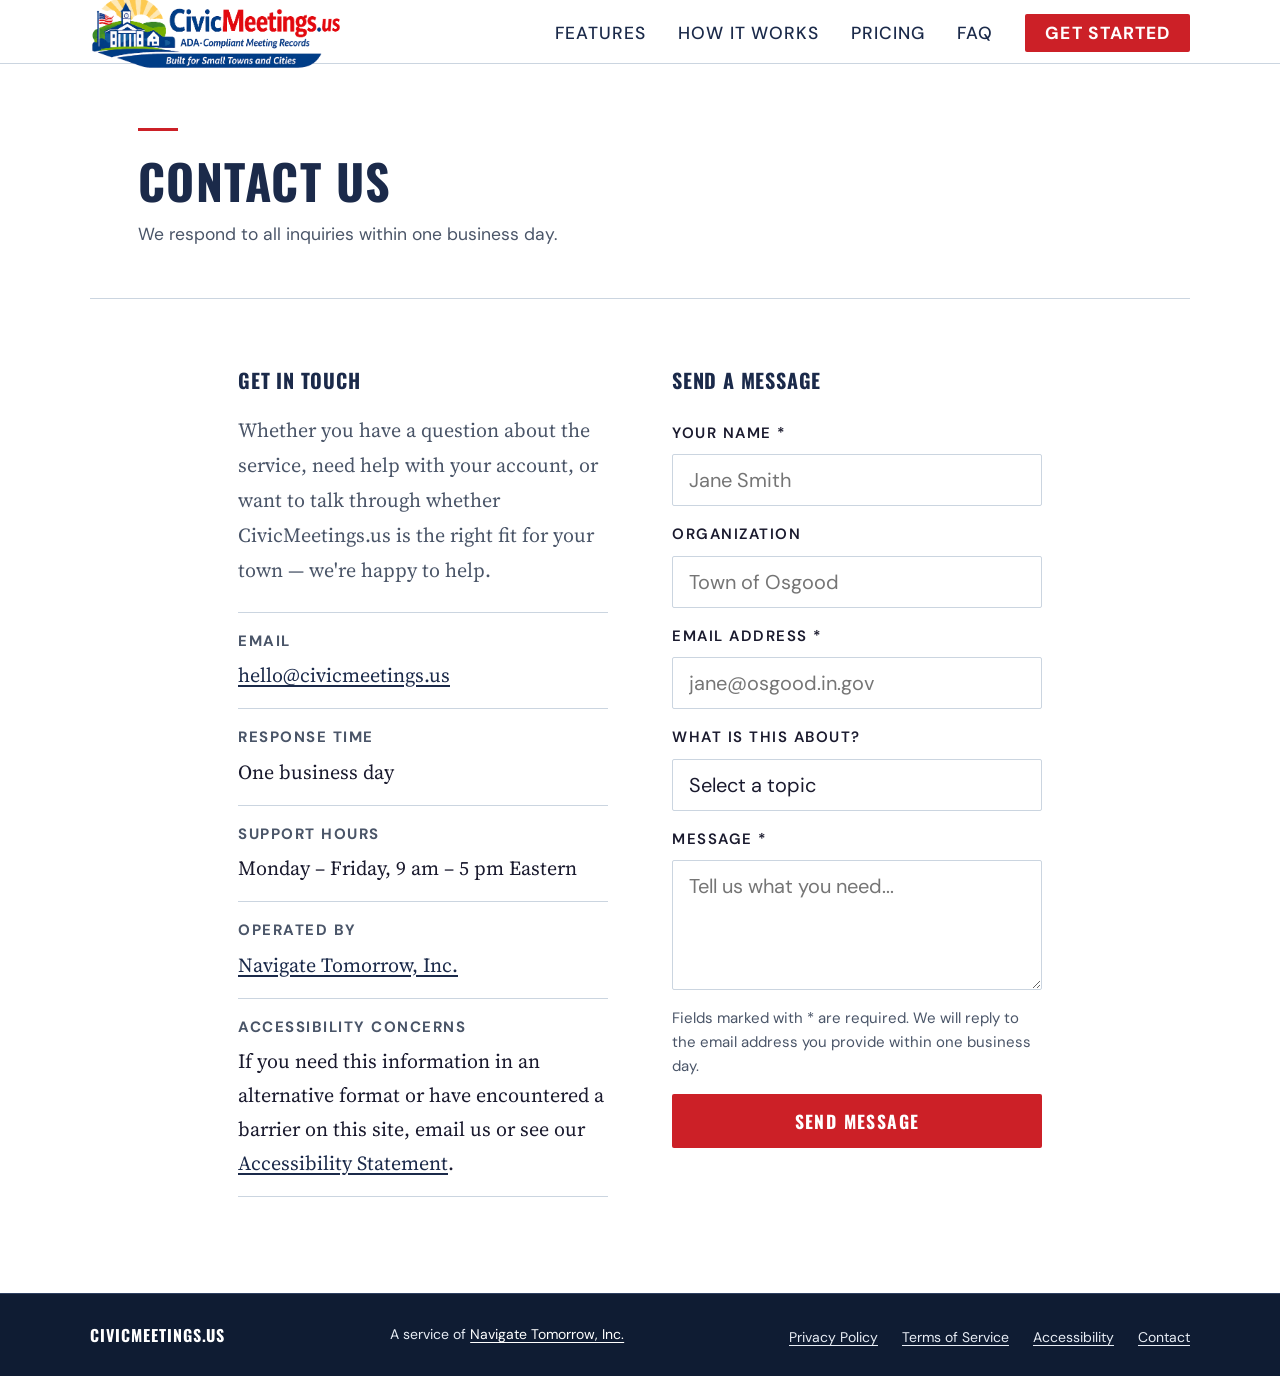
<file: contact.html>
<!DOCTYPE html>
<html lang="en">
<head>
  <meta charset="UTF-8">
  <meta name="viewport" content="width=device-width, initial-scale=1.0">
  <title>Contact — CivicMeetings.us</title>
  <link rel="preconnect" href="https://fonts.googleapis.com">
  <link href="https://fonts.googleapis.com/css2?family=Oswald:wght@400;600;700&family=Source+Serif+4:ital,wght@0,400;0,600;1,400&family=DM+Sans:wght@400;500;600&display=swap" rel="stylesheet">
  <link rel="stylesheet" href="styles.css">
</head>
<body>

<a href="#main-content" class="skip-nav">Skip to main content</a>

<header class="site-header" role="banner">
  <div class="site-header__inner">
    <div class="site-logo">
      <a href="index.html" aria-label="CivicMeetings.us — Home">
        <img src="civicmeetings-logo.svg" alt="CivicMeetings.us" height="80">
      </a>
    </div>
    <nav aria-label="Main navigation">
      <ul class="nav-links">
        <li><a href="index.html#features">Features</a></li>
        <li><a href="index.html#how-it-works">How It Works</a></li>
        <li><a href="index.html#pricing">Pricing</a></li>
        <li><a href="index.html#faq">FAQ</a></li>
        <li><a href="index.html#pricing" class="nav-cta" style="text-decoration:none;">Get Started</a></li>
      </ul>
    </nav>
  </div>
</header>

<main id="main-content">

  <div class="page-header">
    <div class="page-header-rule" aria-hidden="true"></div>
    <h1>Contact Us</h1>
    <p class="page-header-meta">We respond to all inquiries within one business day.</p>
  </div>

  <div class="page-content no-sidebar">

    <div class="contact-grid">

      <div class="contact-info">
        <h2>Get in Touch</h2>
        <p>Whether you have a question about the service, need help with your account, or want to talk through whether CivicMeetings.us is the right fit for your town — we're happy to help.</p>

        <div class="contact-detail">
          <div class="contact-detail-label">Email</div>
          <div class="contact-detail-value">
            <a href="mailto:hello@civicmeetings.us">hello@civicmeetings.us</a>
          </div>
        </div>

        <div class="contact-detail">
          <div class="contact-detail-label">Response Time</div>
          <div class="contact-detail-value">One business day</div>
        </div>

        <div class="contact-detail">
          <div class="contact-detail-label">Support Hours</div>
          <div class="contact-detail-value">Monday – Friday, 9 am – 5 pm Eastern</div>
        </div>

        <div class="contact-detail">
          <div class="contact-detail-label">Operated By</div>
          <div class="contact-detail-value">
            <a href="https://navigatetomorrow.com" target="_blank" rel="noopener noreferrer">Navigate Tomorrow, Inc.</a>
          </div>
        </div>

        <div class="contact-detail">
          <div class="contact-detail-label">Accessibility Concerns</div>
          <div class="contact-detail-value">
            If you need this information in an alternative format or have encountered a barrier on this site, email us or see our <a href="accessibility.html">Accessibility Statement</a>.
          </div>
        </div>
      </div>

      <div class="contact-form-wrap">
        <h2>Send a Message</h2>
        <form class="contact-form" action="mailto:hello@civicmeetings.us" method="post" enctype="text/plain" aria-label="Contact form">

          <div class="form-group">
            <label for="name">Your Name <span aria-hidden="true">*</span></label>
            <input type="text" id="name" name="name" autocomplete="name" required aria-required="true" placeholder="Jane Smith">
          </div>

          <div class="form-group">
            <label for="org">Organization</label>
            <input type="text" id="org" name="organization" autocomplete="organization" placeholder="Town of Osgood">
          </div>

          <div class="form-group">
            <label for="email">Email Address <span aria-hidden="true">*</span></label>
            <input type="email" id="email" name="email" autocomplete="email" required aria-required="true" placeholder="jane@osgood.in.gov">
          </div>

          <div class="form-group">
            <label for="topic">What is this about?</label>
            <select id="topic" name="topic">
              <option value="">Select a topic</option>
              <option value="pricing">Pricing and plans</option>
              <option value="demo">Request a walkthrough</option>
              <option value="support">Account or technical support</option>
              <option value="accessibility">Accessibility concern</option>
              <option value="billing">Billing question</option>
              <option value="other">Something else</option>
            </select>
          </div>

          <div class="form-group">
            <label for="message">Message <span aria-hidden="true">*</span></label>
            <textarea id="message" name="message" required aria-required="true" placeholder="Tell us what you need..."></textarea>
          </div>

          <p class="form-note">
            Fields marked with <span aria-label="asterisk">*</span> are required. We will reply to the email address you provide within one business day.
          </p>

          <button type="submit" class="form-submit">Send Message</button>

        </form>
      </div>

    </div>

  </div>

</main>

<footer class="site-footer" role="contentinfo">
  <div class="site-footer__inner">
    <div class="footer-logo" aria-label="CivicMeetings.us">Civic<span>Meetings</span>.us</div>
    <p class="footer-text">A service of <a href="https://navigatetomorrow.com" target="_blank" rel="noopener noreferrer">Navigate Tomorrow, Inc.</a></p>
    <nav aria-label="Footer navigation">
      <ul class="footer-links">
        <li><a href="privacy.html">Privacy Policy</a></li>
        <li><a href="terms.html">Terms of Service</a></li>
        <li><a href="accessibility.html">Accessibility</a></li>
        <li><a href="contact.html" aria-current="page">Contact</a></li>
      </ul>
    </nav>
  </div>
</footer>

</body>
</html>
</file>
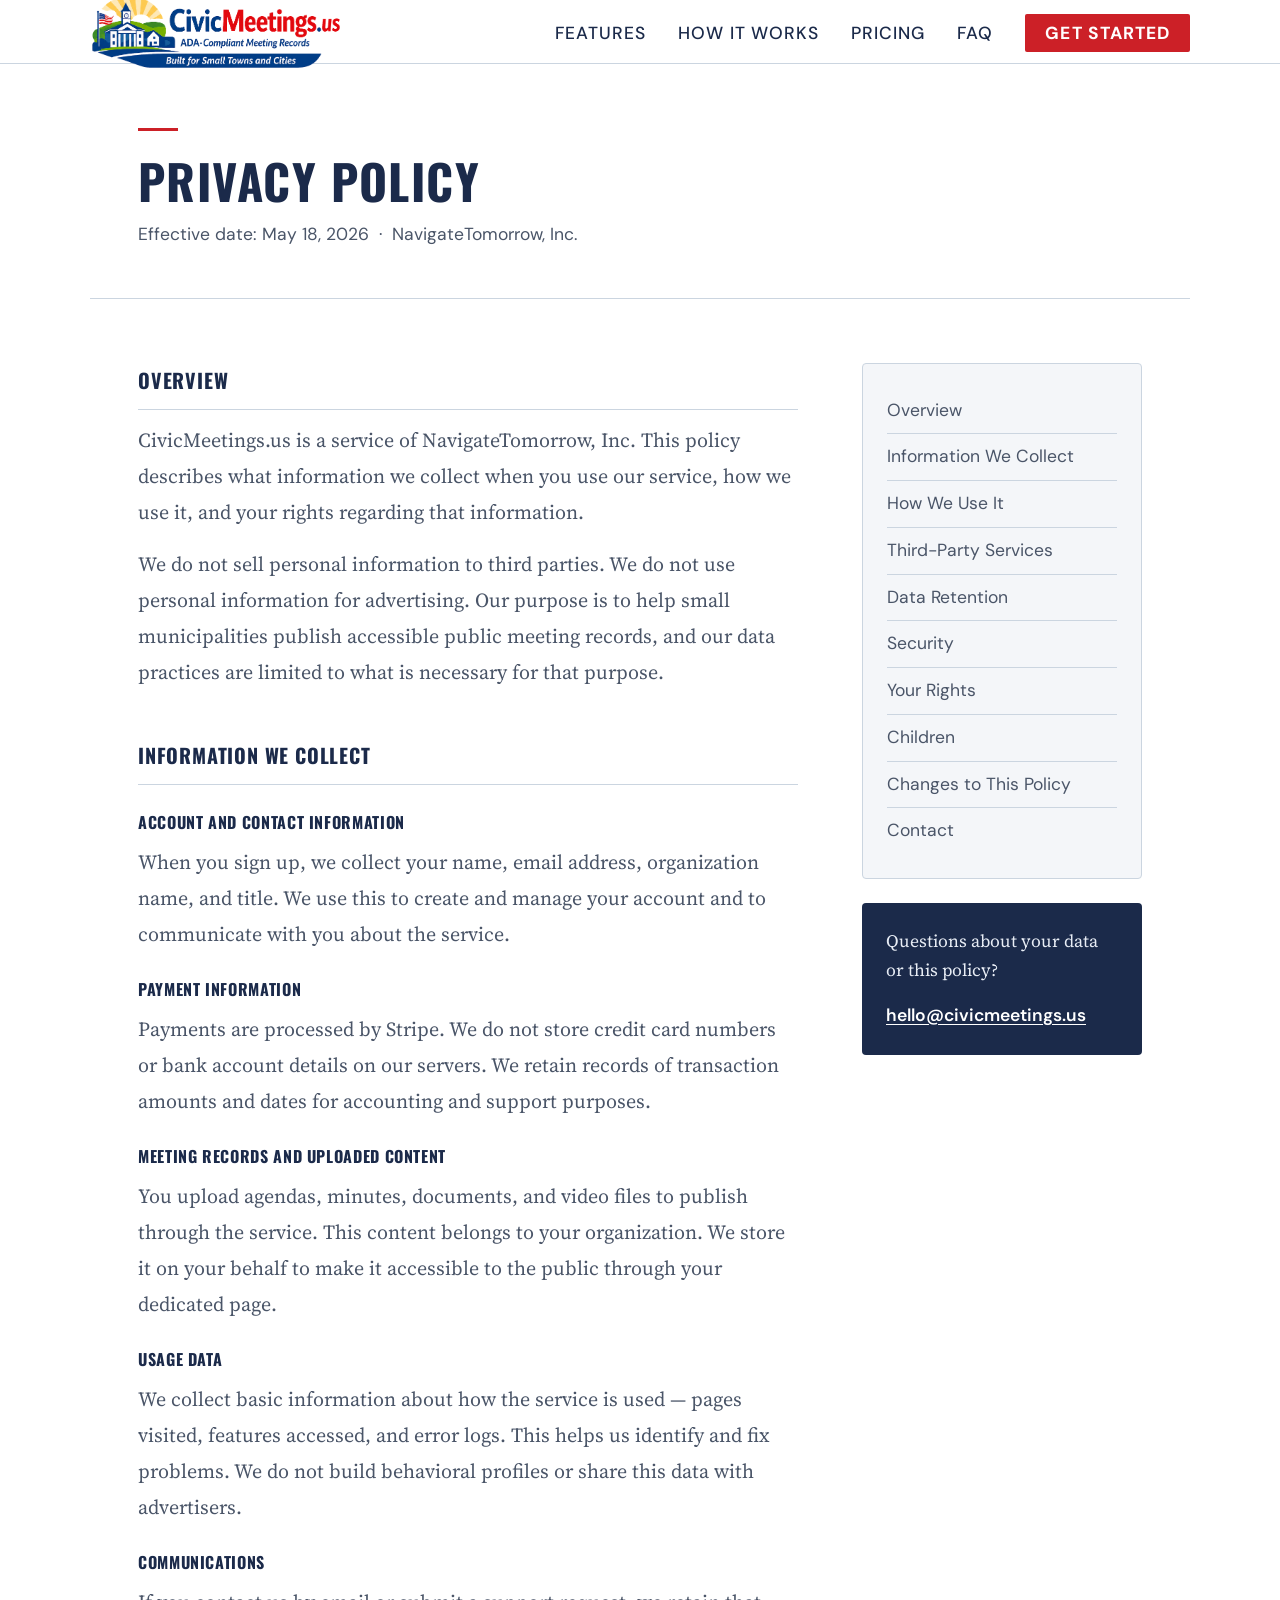
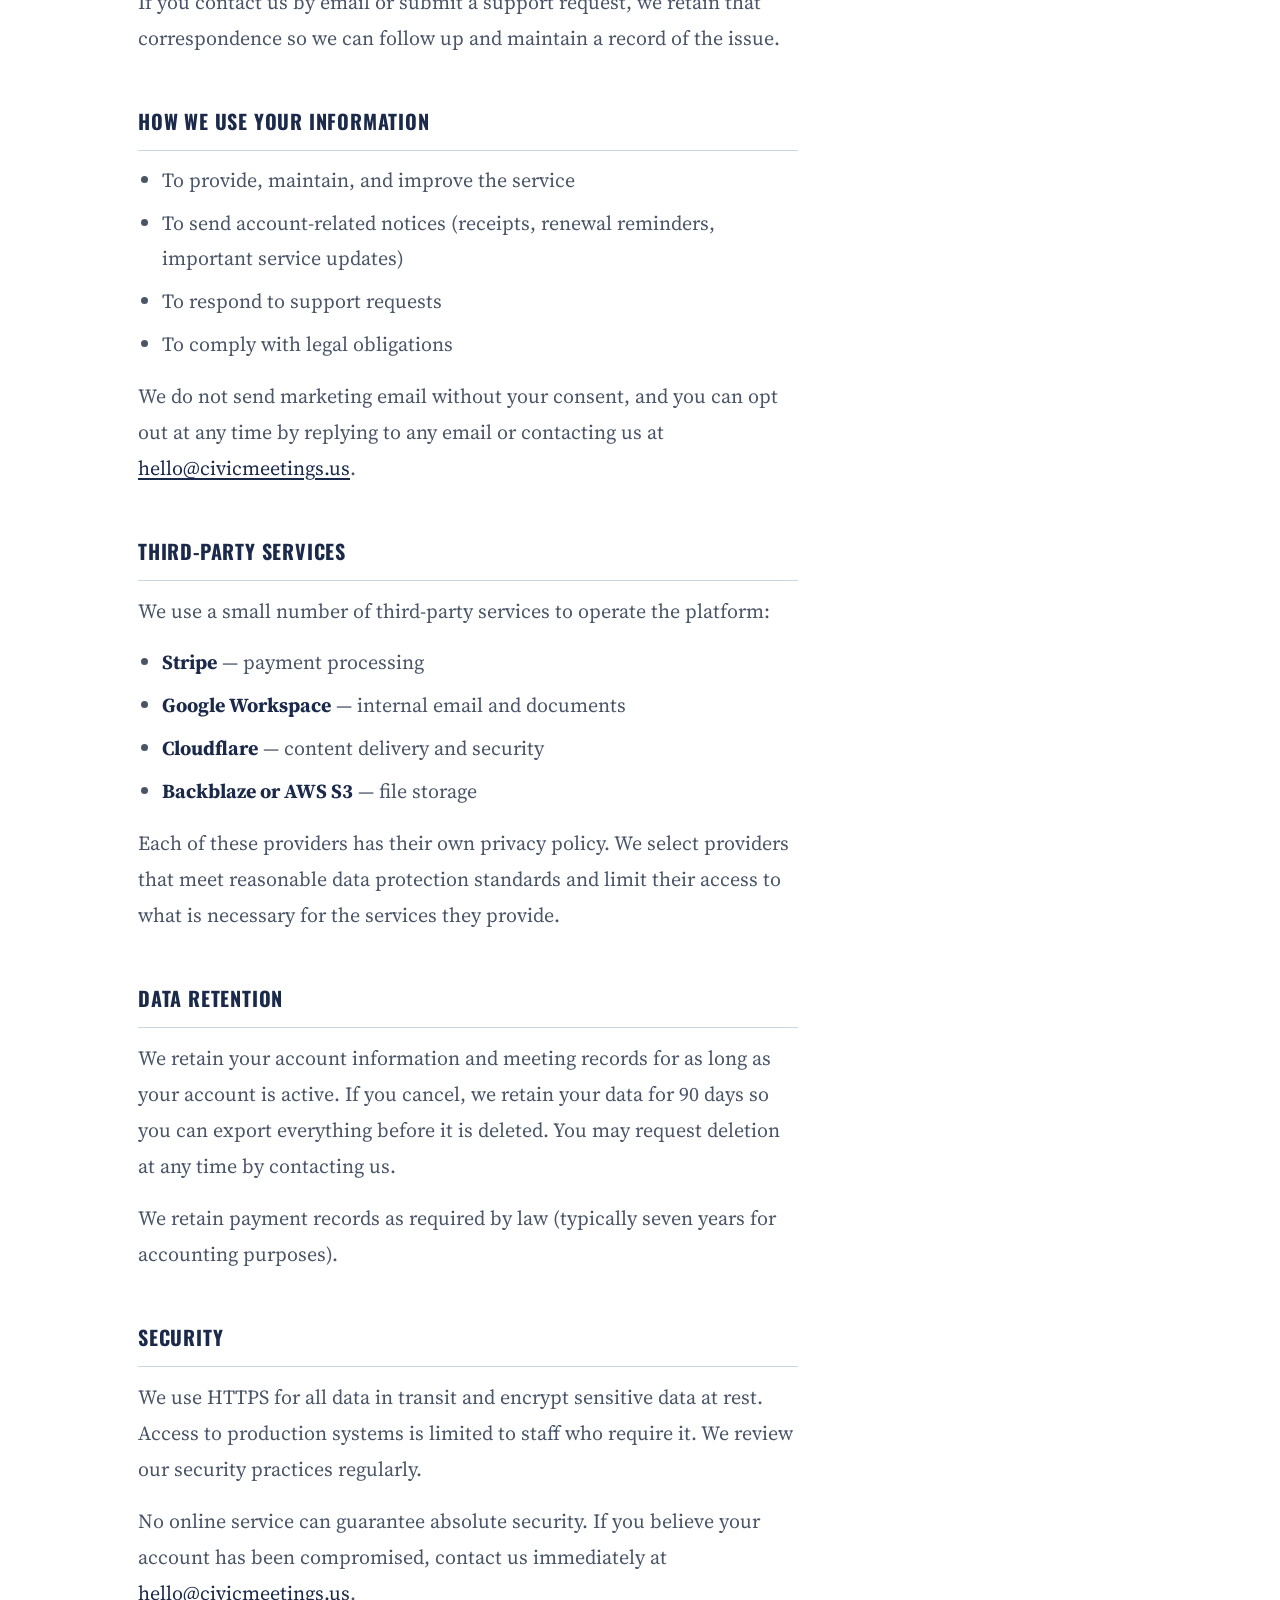
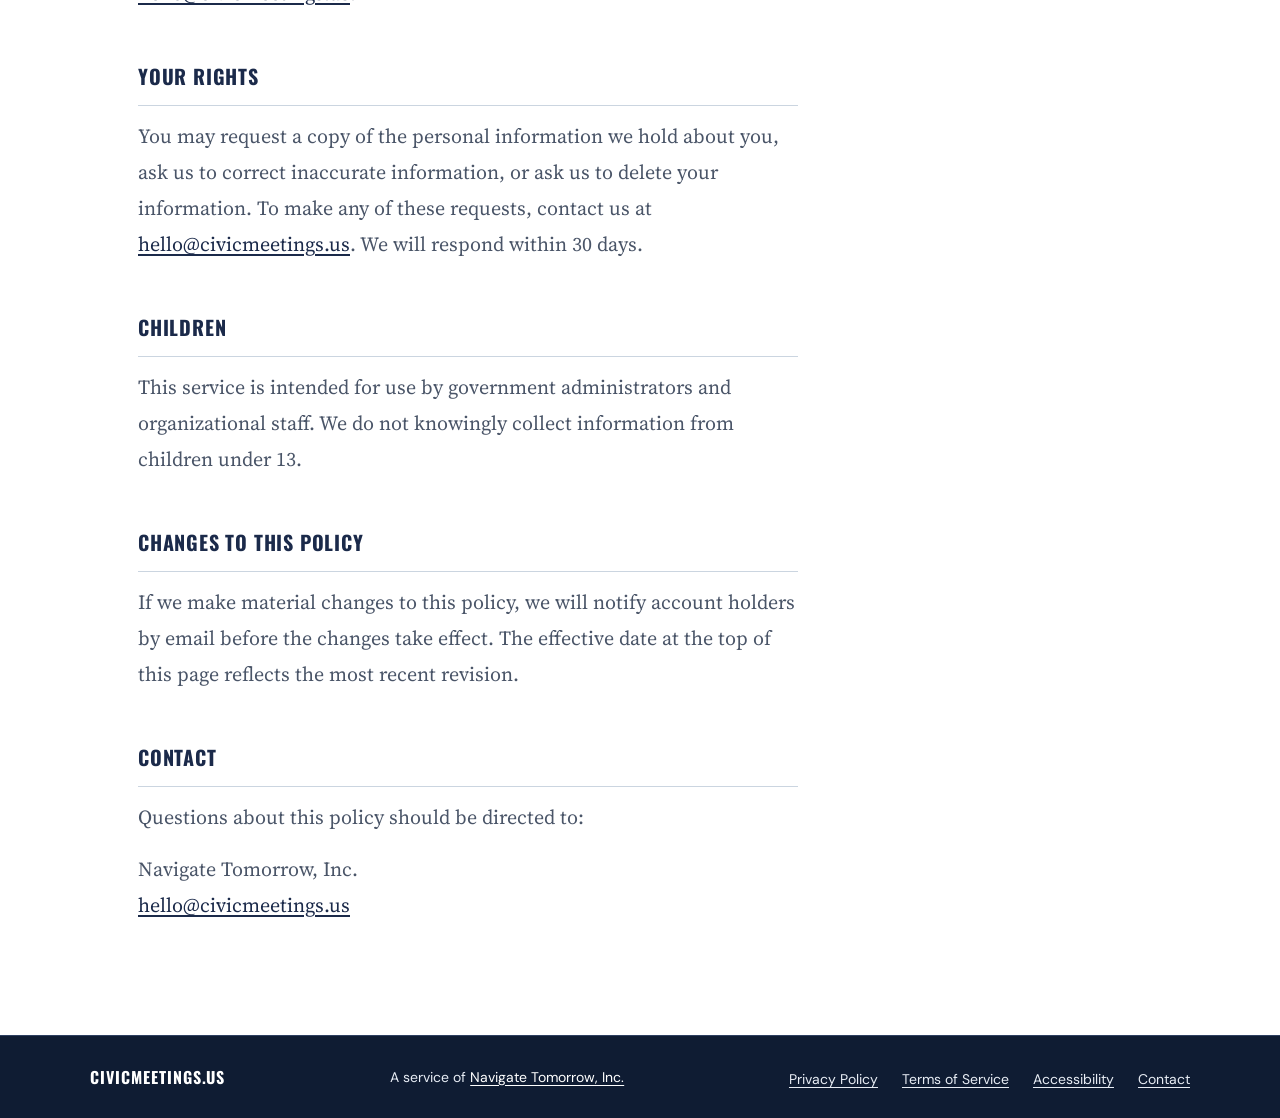
<file: privacy.html>
<!DOCTYPE html>
<html lang="en">
<head>
  <meta charset="UTF-8">
  <meta name="viewport" content="width=device-width, initial-scale=1.0">
  <title>Privacy Policy — CivicMeetings.us</title>
  <link rel="preconnect" href="https://fonts.googleapis.com">
  <link href="https://fonts.googleapis.com/css2?family=Oswald:wght@400;600;700&family=Source+Serif+4:ital,wght@0,400;0,600;1,400&family=DM+Sans:wght@400;500;600&display=swap" rel="stylesheet">
  <link rel="stylesheet" href="styles.css">
</head>
<body>

<a href="#main-content" class="skip-nav">Skip to main content</a>

<header class="site-header" role="banner">
  <div class="site-header__inner">
    <div class="site-logo">
      <a href="index.html" aria-label="CivicMeetings.us — Home">
        <img src="civicmeetings-logo.svg" alt="CivicMeetings.us" height="80">
      </a>
    </div>
    <nav aria-label="Main navigation">
      <ul class="nav-links">
        <li><a href="index.html#features">Features</a></li>
        <li><a href="index.html#how-it-works">How It Works</a></li>
        <li><a href="index.html#pricing">Pricing</a></li>
        <li><a href="index.html#faq">FAQ</a></li>
        <li><a href="index.html#pricing" class="nav-cta" style="text-decoration:none;">Get Started</a></li>
      </ul>
    </nav>
  </div>
</header>

<main id="main-content">

  <div class="page-header">
    <div class="page-header-rule" aria-hidden="true"></div>
    <h1>Privacy Policy</h1>
    <p class="page-header-meta">Effective date: May 18, 2026 &nbsp;&middot;&nbsp; NavigateTomorrow, Inc.</p>
  </div>

  <div class="page-content">

    <article class="prose">

      <h2 id="overview">Overview</h2>
      <p>CivicMeetings.us is a service of NavigateTomorrow, Inc. This policy describes what information we collect when you use our service, how we use it, and your rights regarding that information.</p>
      <p>We do not sell personal information to third parties. We do not use personal information for advertising. Our purpose is to help small municipalities publish accessible public meeting records, and our data practices are limited to what is necessary for that purpose.</p>

      <h2 id="information-collected">Information We Collect</h2>

      <h3>Account and contact information</h3>
      <p>When you sign up, we collect your name, email address, organization name, and title. We use this to create and manage your account and to communicate with you about the service.</p>

      <h3>Payment information</h3>
      <p>Payments are processed by Stripe. We do not store credit card numbers or bank account details on our servers. We retain records of transaction amounts and dates for accounting and support purposes.</p>

      <h3>Meeting records and uploaded content</h3>
      <p>You upload agendas, minutes, documents, and video files to publish through the service. This content belongs to your organization. We store it on your behalf to make it accessible to the public through your dedicated page.</p>

      <h3>Usage data</h3>
      <p>We collect basic information about how the service is used — pages visited, features accessed, and error logs. This helps us identify and fix problems. We do not build behavioral profiles or share this data with advertisers.</p>

      <h3>Communications</h3>
      <p>If you contact us by email or submit a support request, we retain that correspondence so we can follow up and maintain a record of the issue.</p>

      <h2 id="how-we-use-it">How We Use Your Information</h2>
      <ul>
        <li>To provide, maintain, and improve the service</li>
        <li>To send account-related notices (receipts, renewal reminders, important service updates)</li>
        <li>To respond to support requests</li>
        <li>To comply with legal obligations</li>
      </ul>
      <p>We do not send marketing email without your consent, and you can opt out at any time by replying to any email or contacting us at <a href="mailto:hello@civicmeetings.us">hello@civicmeetings.us</a>.</p>

      <h2 id="third-parties">Third-Party Services</h2>
      <p>We use a small number of third-party services to operate the platform:</p>
      <ul>
        <li><strong>Stripe</strong> — payment processing</li>
        <li><strong>Google Workspace</strong> — internal email and documents</li>
        <li><strong>Cloudflare</strong> — content delivery and security</li>
        <li><strong>Backblaze or AWS S3</strong> — file storage</li>
      </ul>
      <p>Each of these providers has their own privacy policy. We select providers that meet reasonable data protection standards and limit their access to what is necessary for the services they provide.</p>

      <h2 id="data-retention">Data Retention</h2>
      <p>We retain your account information and meeting records for as long as your account is active. If you cancel, we retain your data for 90 days so you can export everything before it is deleted. You may request deletion at any time by contacting us.</p>
      <p>We retain payment records as required by law (typically seven years for accounting purposes).</p>

      <h2 id="security">Security</h2>
      <p>We use HTTPS for all data in transit and encrypt sensitive data at rest. Access to production systems is limited to staff who require it. We review our security practices regularly.</p>
      <p>No online service can guarantee absolute security. If you believe your account has been compromised, contact us immediately at <a href="mailto:hello@civicmeetings.us">hello@civicmeetings.us</a>.</p>

      <h2 id="your-rights">Your Rights</h2>
      <p>You may request a copy of the personal information we hold about you, ask us to correct inaccurate information, or ask us to delete your information. To make any of these requests, contact us at <a href="mailto:hello@civicmeetings.us">hello@civicmeetings.us</a>. We will respond within 30 days.</p>

      <h2 id="children">Children</h2>
      <p>This service is intended for use by government administrators and organizational staff. We do not knowingly collect information from children under 13.</p>

      <h2 id="changes">Changes to This Policy</h2>
      <p>If we make material changes to this policy, we will notify account holders by email before the changes take effect. The effective date at the top of this page reflects the most recent revision.</p>

      <h2 id="contact">Contact</h2>
      <p>Questions about this policy should be directed to:</p>
      <p>
        Navigate Tomorrow, Inc.<br>
        <a href="mailto:hello@civicmeetings.us">hello@civicmeetings.us</a>
      </p>

    </article>

    <aside class="page-sidebar" aria-label="Page navigation">
      <nav class="sidebar-nav" aria-label="Privacy policy sections">
        <ul>
          <li><a href="#overview">Overview</a></li>
          <li><a href="#information-collected">Information We Collect</a></li>
          <li><a href="#how-we-use-it">How We Use It</a></li>
          <li><a href="#third-parties">Third-Party Services</a></li>
          <li><a href="#data-retention">Data Retention</a></li>
          <li><a href="#security">Security</a></li>
          <li><a href="#your-rights">Your Rights</a></li>
          <li><a href="#children">Children</a></li>
          <li><a href="#changes">Changes to This Policy</a></li>
          <li><a href="#contact">Contact</a></li>
        </ul>
      </nav>
      <div class="sidebar-contact-box">
        <p>Questions about your data or this policy?</p>
        <a href="mailto:hello@civicmeetings.us">hello@civicmeetings.us</a>
      </div>
    </aside>

  </div>

</main>

<footer class="site-footer" role="contentinfo">
  <div class="site-footer__inner">
    <div class="footer-logo" aria-label="CivicMeetings.us">Civic<span>Meetings</span>.us</div>
    <p class="footer-text">A service of <a href="https://navigatetomorrow.com" target="_blank" rel="noopener noreferrer">Navigate Tomorrow, Inc.</a></p>
    <nav aria-label="Footer navigation">
      <ul class="footer-links">
        <li><a href="privacy.html" aria-current="page">Privacy Policy</a></li>
        <li><a href="terms.html">Terms of Service</a></li>
        <li><a href="accessibility.html">Accessibility</a></li>
        <li><a href="contact.html">Contact</a></li>
      </ul>
    </nav>
  </div>
</footer>

</body>
</html>
</file>
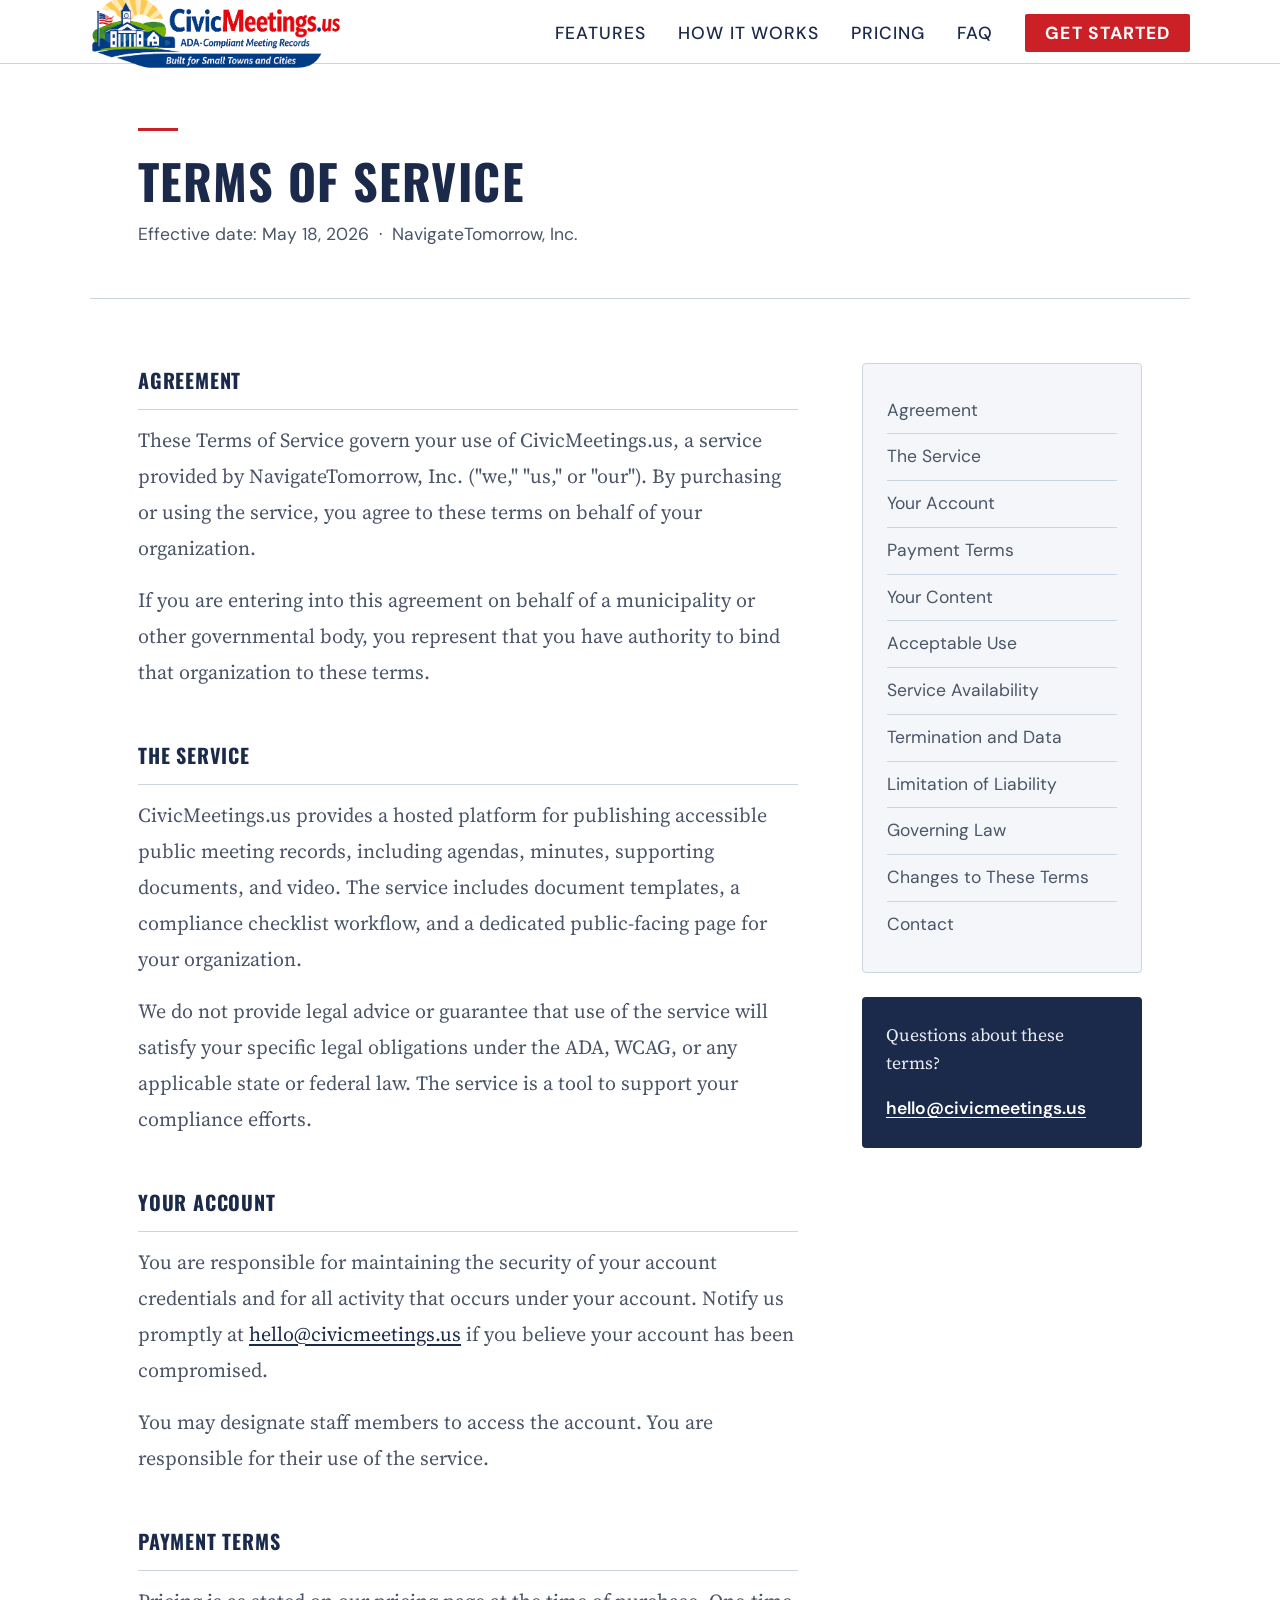
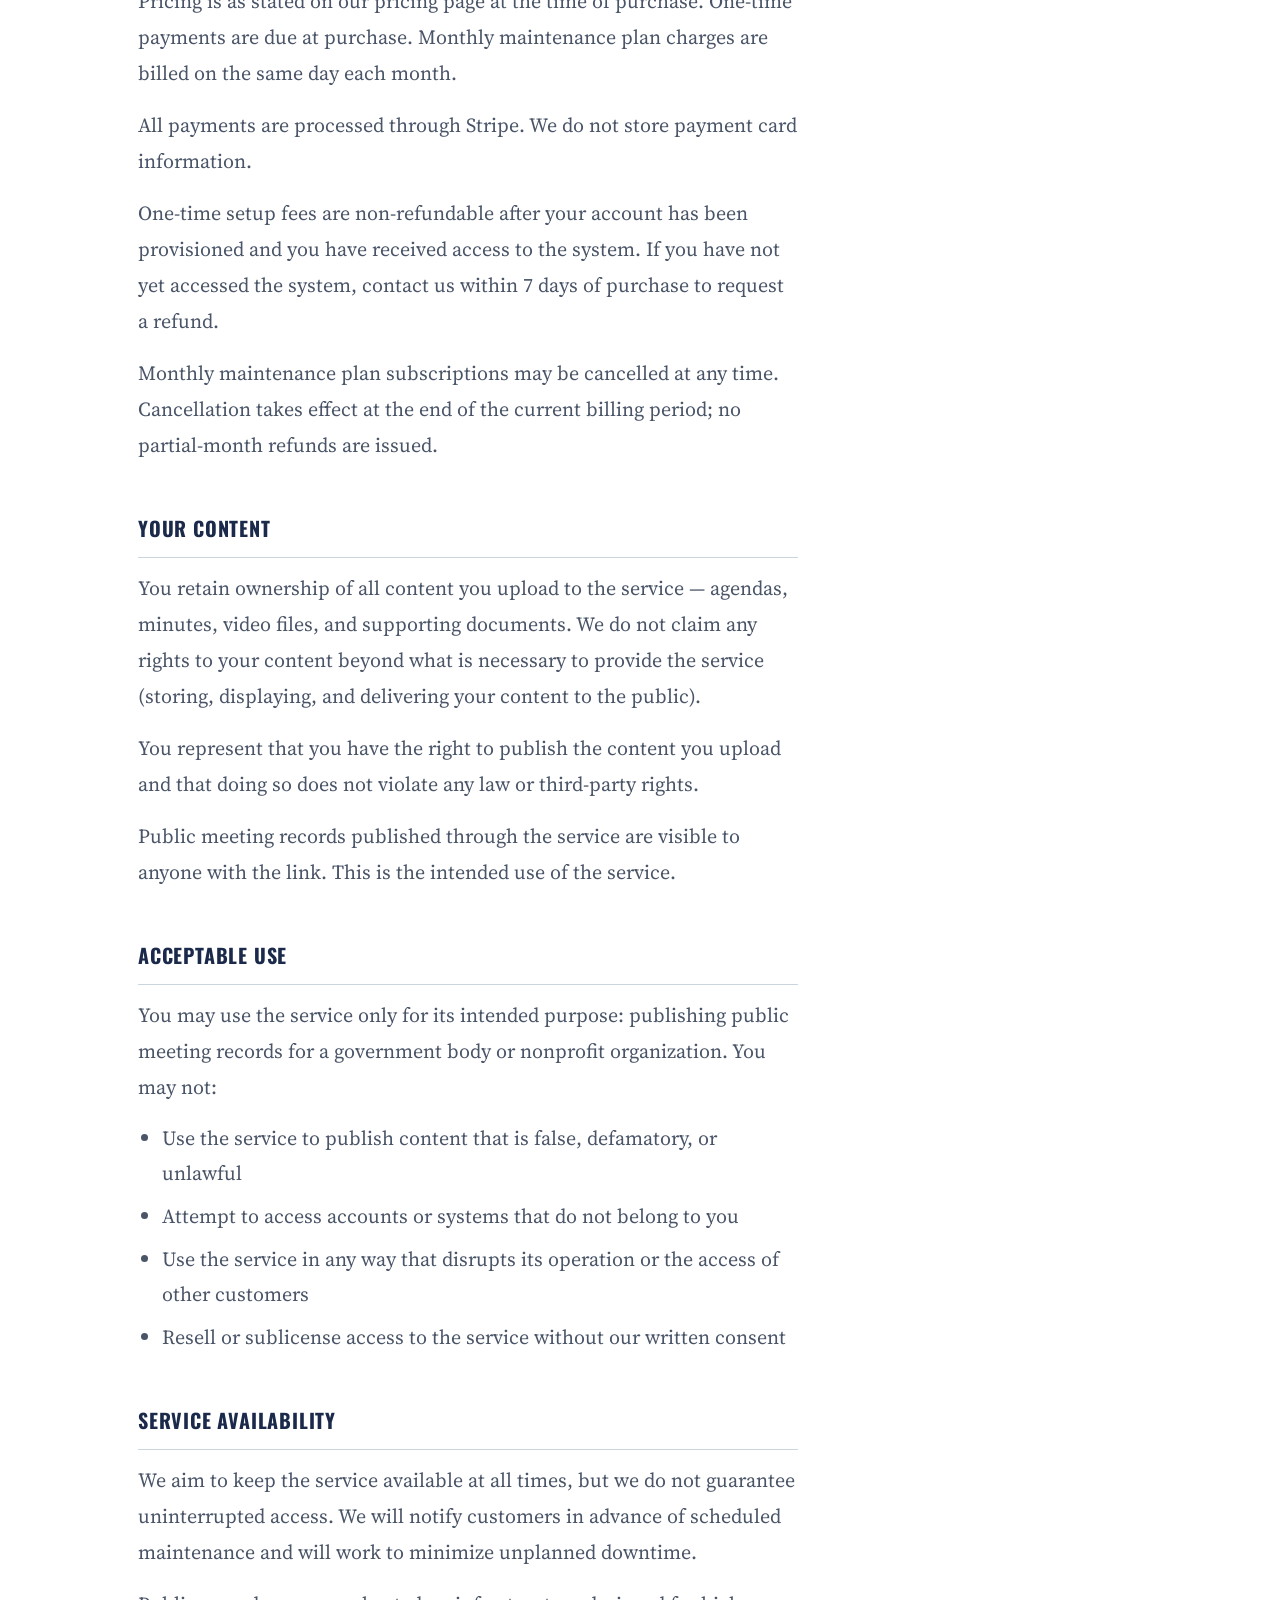
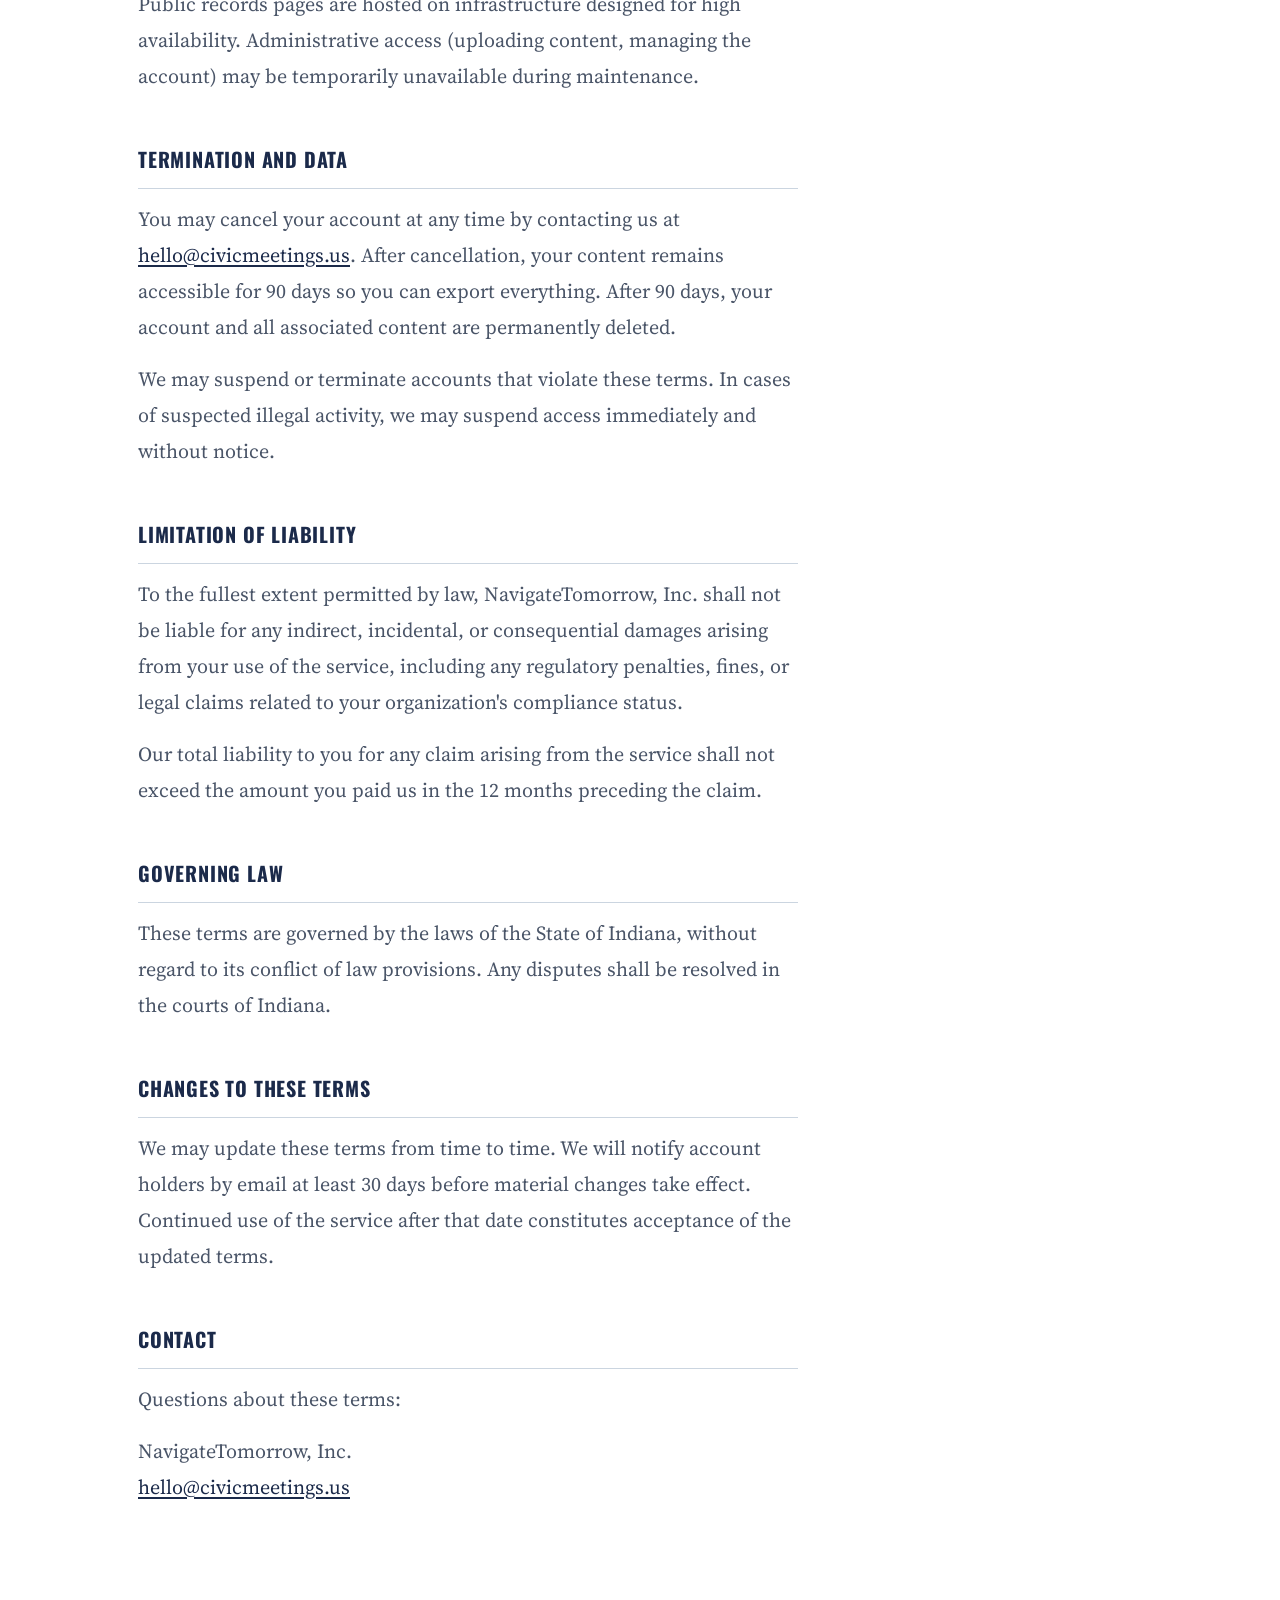
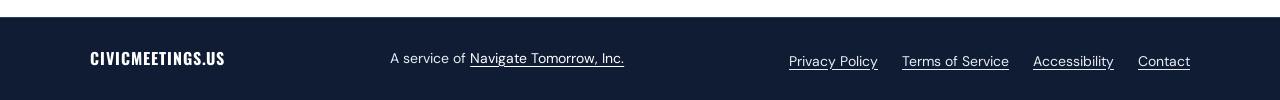
<file: terms.html>
<!DOCTYPE html>
<html lang="en">
<head>
  <meta charset="UTF-8">
  <meta name="viewport" content="width=device-width, initial-scale=1.0">
  <title>Terms of Service — CivicMeetings.us</title>
  <link rel="preconnect" href="https://fonts.googleapis.com">
  <link href="https://fonts.googleapis.com/css2?family=Oswald:wght@400;600;700&family=Source+Serif+4:ital,wght@0,400;0,600;1,400&family=DM+Sans:wght@400;500;600&display=swap" rel="stylesheet">
  <link rel="stylesheet" href="styles.css">
</head>
<body>

<a href="#main-content" class="skip-nav">Skip to main content</a>

<header class="site-header" role="banner">
  <div class="site-header__inner">
    <div class="site-logo">
      <a href="index.html" aria-label="CivicMeetings.us — Home">
        <img src="civicmeetings-logo.svg" alt="CivicMeetings.us" height="80">
      </a>
    </div>
    <nav aria-label="Main navigation">
      <ul class="nav-links">
        <li><a href="index.html#features">Features</a></li>
        <li><a href="index.html#how-it-works">How It Works</a></li>
        <li><a href="index.html#pricing">Pricing</a></li>
        <li><a href="index.html#faq">FAQ</a></li>
        <li><a href="index.html#pricing" class="nav-cta" style="text-decoration:none;">Get Started</a></li>
      </ul>
    </nav>
  </div>
</header>

<main id="main-content">

  <div class="page-header">
    <div class="page-header-rule" aria-hidden="true"></div>
    <h1>Terms of Service</h1>
    <p class="page-header-meta">Effective date: May 18, 2026 &nbsp;&middot;&nbsp; NavigateTomorrow, Inc.</p>
  </div>

  <div class="page-content">

    <article class="prose">

      <h2 id="agreement">Agreement</h2>
      <p>These Terms of Service govern your use of CivicMeetings.us, a service provided by NavigateTomorrow, Inc. ("we," "us," or "our"). By purchasing or using the service, you agree to these terms on behalf of your organization.</p>
      <p>If you are entering into this agreement on behalf of a municipality or other governmental body, you represent that you have authority to bind that organization to these terms.</p>

      <h2 id="the-service">The Service</h2>
      <p>CivicMeetings.us provides a hosted platform for publishing accessible public meeting records, including agendas, minutes, supporting documents, and video. The service includes document templates, a compliance checklist workflow, and a dedicated public-facing page for your organization.</p>
      <p>We do not provide legal advice or guarantee that use of the service will satisfy your specific legal obligations under the ADA, WCAG, or any applicable state or federal law. The service is a tool to support your compliance efforts.</p>

      <h2 id="account">Your Account</h2>
      <p>You are responsible for maintaining the security of your account credentials and for all activity that occurs under your account. Notify us promptly at <a href="mailto:hello@civicmeetings.us">hello@civicmeetings.us</a> if you believe your account has been compromised.</p>
      <p>You may designate staff members to access the account. You are responsible for their use of the service.</p>

      <h2 id="payment">Payment Terms</h2>
      <p>Pricing is as stated on our pricing page at the time of purchase. One-time payments are due at purchase. Monthly maintenance plan charges are billed on the same day each month.</p>
      <p>All payments are processed through Stripe. We do not store payment card information.</p>
      <p>One-time setup fees are non-refundable after your account has been provisioned and you have received access to the system. If you have not yet accessed the system, contact us within 7 days of purchase to request a refund.</p>
      <p>Monthly maintenance plan subscriptions may be cancelled at any time. Cancellation takes effect at the end of the current billing period; no partial-month refunds are issued.</p>

      <h2 id="your-content">Your Content</h2>
      <p>You retain ownership of all content you upload to the service — agendas, minutes, video files, and supporting documents. We do not claim any rights to your content beyond what is necessary to provide the service (storing, displaying, and delivering your content to the public).</p>
      <p>You represent that you have the right to publish the content you upload and that doing so does not violate any law or third-party rights.</p>
      <p>Public meeting records published through the service are visible to anyone with the link. This is the intended use of the service.</p>

      <h2 id="acceptable-use">Acceptable Use</h2>
      <p>You may use the service only for its intended purpose: publishing public meeting records for a government body or nonprofit organization. You may not:</p>
      <ul>
        <li>Use the service to publish content that is false, defamatory, or unlawful</li>
        <li>Attempt to access accounts or systems that do not belong to you</li>
        <li>Use the service in any way that disrupts its operation or the access of other customers</li>
        <li>Resell or sublicense access to the service without our written consent</li>
      </ul>

      <h2 id="availability">Service Availability</h2>
      <p>We aim to keep the service available at all times, but we do not guarantee uninterrupted access. We will notify customers in advance of scheduled maintenance and will work to minimize unplanned downtime.</p>
      <p>Public records pages are hosted on infrastructure designed for high availability. Administrative access (uploading content, managing the account) may be temporarily unavailable during maintenance.</p>

      <h2 id="termination">Termination and Data</h2>
      <p>You may cancel your account at any time by contacting us at <a href="mailto:hello@civicmeetings.us">hello@civicmeetings.us</a>. After cancellation, your content remains accessible for 90 days so you can export everything. After 90 days, your account and all associated content are permanently deleted.</p>
      <p>We may suspend or terminate accounts that violate these terms. In cases of suspected illegal activity, we may suspend access immediately and without notice.</p>

      <h2 id="liability">Limitation of Liability</h2>
      <p>To the fullest extent permitted by law, NavigateTomorrow, Inc. shall not be liable for any indirect, incidental, or consequential damages arising from your use of the service, including any regulatory penalties, fines, or legal claims related to your organization's compliance status.</p>
      <p>Our total liability to you for any claim arising from the service shall not exceed the amount you paid us in the 12 months preceding the claim.</p>

      <h2 id="governing-law">Governing Law</h2>
      <p>These terms are governed by the laws of the State of Indiana, without regard to its conflict of law provisions. Any disputes shall be resolved in the courts of Indiana.</p>

      <h2 id="changes">Changes to These Terms</h2>
      <p>We may update these terms from time to time. We will notify account holders by email at least 30 days before material changes take effect. Continued use of the service after that date constitutes acceptance of the updated terms.</p>

      <h2 id="contact">Contact</h2>
      <p>Questions about these terms:</p>
      <p>
        NavigateTomorrow, Inc.<br>
        <a href="mailto:hello@civicmeetings.us">hello@civicmeetings.us</a>
      </p>

    </article>

    <aside class="page-sidebar" aria-label="Page navigation">
      <nav class="sidebar-nav" aria-label="Terms of service sections">
        <ul>
          <li><a href="#agreement">Agreement</a></li>
          <li><a href="#the-service">The Service</a></li>
          <li><a href="#account">Your Account</a></li>
          <li><a href="#payment">Payment Terms</a></li>
          <li><a href="#your-content">Your Content</a></li>
          <li><a href="#acceptable-use">Acceptable Use</a></li>
          <li><a href="#availability">Service Availability</a></li>
          <li><a href="#termination">Termination and Data</a></li>
          <li><a href="#liability">Limitation of Liability</a></li>
          <li><a href="#governing-law">Governing Law</a></li>
          <li><a href="#changes">Changes to These Terms</a></li>
          <li><a href="#contact">Contact</a></li>
        </ul>
      </nav>
      <div class="sidebar-contact-box">
        <p>Questions about these terms?</p>
        <a href="mailto:hello@civicmeetings.us">hello@civicmeetings.us</a>
      </div>
    </aside>

  </div>

</main>

<footer class="site-footer" role="contentinfo">
  <div class="site-footer__inner">
    <div class="footer-logo" aria-label="CivicMeetings.us">Civic<span>Meetings</span>.us</div>
    <p class="footer-text">A service of <a href="https://navigatetomorrow.com" target="_blank" rel="noopener noreferrer">Navigate Tomorrow, Inc.</a></p>
    <nav aria-label="Footer navigation">
      <ul class="footer-links">
        <li><a href="privacy.html">Privacy Policy</a></li>
        <li><a href="terms.html" aria-current="page">Terms of Service</a></li>
        <li><a href="accessibility.html">Accessibility</a></li>
        <li><a href="contact.html">Contact</a></li>
      </ul>
    </nav>
  </div>
</footer>

</body>
</html>
</file>
<file: styles.css>
/* =============================================
   DESIGN TOKENS — Government Grants System
   ============================================= */
:root {
  --color-navy:        #1B2A4A;
  --color-navy-dark:   #0F1C33;
  --color-navy-mid:    #233258;
  --color-white:       #FFFFFF;
  --color-off-white:   #F4F6F9;
  --color-red:         #CC2027;
  --color-red-hover:   #A8181E;
  --color-red-on-dark: #E0383E;   /* 3.26:1 on navy — passes WCAG large-text AA */
  --color-text-dark:   #1A1A2E;
  --color-text-mid:    #4A5568;
  --color-text-light:  #E8EDF5;
  --color-border:      #CBD5E0;
  --color-border-dark: #2D3F60;
  --color-success:     #2D6A4F;
  --color-warning:     #E07B00;
  --color-overlay:     rgba(15,28,51,0.72);

  --font-display: 'Oswald', 'Barlow Condensed', sans-serif;
  --font-body:    'Source Serif 4', Georgia, serif;
  --font-ui:      'DM Sans', 'Helvetica Neue', sans-serif;

  --text-hero:   clamp(2.4rem, 5vw, 3.8rem);
  --text-h2:     clamp(1.6rem, 3vw, 2.2rem);
  --text-h3:     1.25rem;
  --text-body:   1.25rem;       /* was 1rem — +25% */
  --text-small:  1.094rem;      /* was 0.875rem — +25% */
  --text-badge:  0.938rem;      /* was 0.75rem — +25% */
  --text-cta:    1.1rem;

  --space-1: 4px;
  --space-2: 8px;
  --space-3: 12px;
  --space-4: 16px;
  --space-5: 24px;
  --space-6: 32px;
  --space-7: 48px;
  --space-8: 64px;
  --space-9: 96px;

  --container-max:     1100px;
  --container-padding: clamp(16px, 5vw, 48px);

  --radius-sm:  2px;
  --radius-md:  4px;
  --radius-lg:  8px;

  --shadow-form:    0 8px 32px rgba(0,0,0,0.22);
  --shadow-card:    0 2px 12px rgba(0,0,0,0.10);
  --shadow-step:    0 4px 16px rgba(27,42,74,0.18);

  --transition-fast: 0.15s ease;
  --transition-med:  0.25s ease;

  --page-bg:       #FFFFFF;
  --section-alt:   #F4F6F9;
  --body-text:     #1A1A2E;
  --body-text-mid: #4A5568;
  --card-bg:       #FFFFFF;
  --border-color:  #CBD5E0;
}

/* =============================================
   RESET & BASE
   ============================================= */
*, *::before, *::after { box-sizing: border-box; margin: 0; padding: 0; }
html { scroll-behavior: smooth; }
body {
  font-family: var(--font-ui);
  font-size: var(--text-body);
  color: var(--body-text);
  background: var(--page-bg);
  line-height: 1.7;
  overflow-x: hidden;
}
img { max-width: 100%; display: block; }
/* All links get underline for ADA — buttons explicitly override */
a { color: inherit; text-decoration: underline; text-underline-offset: 3px; }
a:not([class]) { text-decoration: underline; }

/* =============================================
   SKIP NAVIGATION — WCAG 2.4.1
   ============================================= */
.skip-nav {
  position: absolute;
  top: -999px;
  left: 0;
  padding: 12px 20px;
  background: var(--color-navy-dark);
  color: var(--color-white);
  font-family: var(--font-ui);
  font-size: var(--text-body);
  font-weight: 700;
  text-decoration: none;
  z-index: 9999;
  border-bottom-right-radius: var(--radius-md);
}
.skip-nav:focus {
  top: 0;
  outline: 3px solid var(--color-red);
  outline-offset: 2px;
}

/* =============================================
   GLOBAL FOCUS STYLES — WCAG 2.4.7 / 2.4.11
   ============================================= */
:focus-visible {
  outline: 3px solid var(--color-red);
  outline-offset: 3px;
  border-radius: 2px;
}
/* Remove default focus for mouse users, keep for keyboard */
:focus:not(:focus-visible) { outline: none; }

/* =============================================
   CONTAINER
   ============================================= */
.container {
  max-width: var(--container-max);
  margin: 0 auto;
  padding: 0 var(--container-padding);
}

/* =============================================
   HEADER / NAV
   ============================================= */
.site-header {
  position: sticky;
  top: 0;
  z-index: 100;
  background: var(--color-white);
  border-bottom: 1px solid var(--color-border);
  padding: 0 var(--container-padding);
  height: 64px;
  display: flex;
  align-items: center;
}
.site-header__inner {
  max-width: var(--container-max);
  width: 100%;
  margin: 0 auto;
  display: flex;
  align-items: center;
  justify-content: space-between;
}
.site-logo__name {
  font-family: var(--font-display);
  font-size: 1.4rem;
  font-weight: 700;
  text-transform: uppercase;
  letter-spacing: 0.06em;
  color: var(--color-navy);
  line-height: 1;
}
.site-logo__name span { color: var(--color-red); }
.site-logo__tagline {
  font-family: var(--font-ui);
  font-size: 0.65rem;
  text-transform: uppercase;
  letter-spacing: 0.14em;
  color: var(--color-text-mid);
  display: block;
  margin-top: 2px;
}
.nav-links {
  display: flex;
  align-items: center;
  gap: var(--space-6);
  list-style: none;
}
.nav-links a {
  font-family: var(--font-ui);
  font-size: var(--text-small);
  font-weight: 500;
  color: var(--color-navy);        /* #1B2A4A on white = 10.7:1 — passes AAA */
  transition: color var(--transition-fast);
  text-transform: uppercase;
  letter-spacing: 0.06em;
  text-decoration: none;           /* navigation links — underline suppressed by convention, visually grouped */
}
.nav-links a:hover,
.nav-links a:focus-visible { color: var(--color-red); text-decoration: underline; }
.nav-cta {
  background: var(--color-red) !important;
  color: var(--color-white) !important;
  padding: 8px 20px !important;
  border-radius: var(--radius-sm);
  font-weight: 700 !important;
  transition: background var(--transition-fast) !important;
}
.nav-cta:hover { background: var(--color-red-hover) !important; }

/* =============================================
   NAV TOGGLE (mobile hamburger)
   ============================================= */
.nav-toggle {
  display: none;
  background: none;
  border: 2px solid var(--color-navy);
  border-radius: var(--radius-sm);
  cursor: pointer;
  padding: 8px;
  width: 44px;
  height: 44px;
  flex-direction: column;
  align-items: center;
  justify-content: center;
  gap: 5px;
}
.nav-toggle__bar {
  display: block;
  width: 22px;
  height: 2px;
  background: var(--color-navy);
  border-radius: 1px;
}
.nav-toggle:focus-visible {
  outline: 3px solid var(--color-navy);
  outline-offset: 2px;
}

/* =============================================
   URGENCY BANNER
   ============================================= */
.urgency-banner {
  background: var(--color-warning);
  padding: var(--space-3) var(--container-padding);
  text-align: center;
  font-size: 0.9em;
}
.urgency-banner__inner {
  max-width: var(--container-max);
  margin: 0 auto;
  display: flex;
  align-items: center;
  justify-content: center;
  gap: var(--space-4);
  flex-wrap: wrap;
}
.urgency-banner__badge {
  font-family: var(--font-ui);
  font-size: var(--text-badge);
  font-weight: 700;
  text-transform: uppercase;
  letter-spacing: 0.12em;
  background: var(--color-navy-dark);
  color: var(--color-white);
  padding: 3px 10px;
  border-radius: var(--radius-sm);
  white-space: nowrap;
}
.urgency-banner__text {
  font-family: var(--font-ui);
  font-weight: 600;
   font-size: 0.8em;
  color: var(--color-navy-dark);   /* #0F1C33 on #E07B00 = 5.2:1 — passes AA */
}

/* =============================================
   HERO
   ============================================= */
.hero {
  background: var(--color-navy);
  padding: var(--space-9) var(--container-padding);
  position: relative;
  overflow: hidden;
}
.hero::before {
  content: '';
  position: absolute;
  inset: 0;
  background: repeating-linear-gradient(
    0deg,
    transparent,
    transparent 39px,
    rgba(255,255,255,0.025) 39px,
    rgba(255,255,255,0.025) 40px
  );
  pointer-events: none;
}
.hero__inner {
  max-width: var(--container-max);
  margin: 0 auto;
  display: grid;
  grid-template-columns: 1fr 380px;
  gap: var(--space-8);
  align-items: center;
  position: relative;
  z-index: 2;
}
.hero__eyebrow {
  display: inline-flex;
  align-items: center;
  gap: var(--space-3);
  font-family: var(--font-ui);
  font-size: var(--text-badge);
  font-weight: 700;
  text-transform: uppercase;
  letter-spacing: 0.14em;
  color: var(--color-text-light);
  margin-bottom: var(--space-5);
}
.hero__eyebrow::before {
  content: '';
  display: block;
  width: 32px;
  height: 2px;
  background: var(--color-red);
}
.hero__headline {
  font-family: var(--font-display);
  font-size: var(--text-hero);
  font-weight: 700;
  text-transform: uppercase;
  line-height: 1.05;
  color: var(--color-white);
  margin-bottom: var(--space-5);
  letter-spacing: 0.01em;
}
.hero__headline .accent { color: var(--color-red-on-dark); }
.hero__body {
  font-family: var(--font-body);
  font-size: 1.3125rem;            /* 1.05 × 1.25 = +25% */
  color: var(--color-text-light);
  margin-bottom: var(--space-6);
  max-width: 520px;
  line-height: 1.8;
}
.hero__bullets {
  list-style: none;
  display: flex;
  flex-direction: column;
  gap: var(--space-2);
  margin-bottom: var(--space-6);
}
.hero__bullets li {
  font-family: var(--font-display);
  font-size: 1.125rem;             /* 0.9 × 1.25 = +25% */
  letter-spacing: 0.06em;
  text-transform: uppercase;
  color: var(--color-text-light);
  padding-left: var(--space-5);
  position: relative;
}
.hero__bullets li::before {
  content: '—';
  position: absolute;
  left: 0;
  color: var(--color-red-on-dark);
  font-weight: 700;
}
.hero__compliance-note {
  background: rgba(224,123,0,0.2);
  border-left: 3px solid var(--color-warning);
  padding: var(--space-4) var(--space-5);
  font-family: var(--font-ui);
  font-size: var(--text-body);     /* +25% from --text-small */
  color: #E8EDF5;                  /* solid — no transparency on text */
  line-height: 1.7;
  max-width: 520px;
}
.hero__compliance-note strong { color: #FFD080; font-weight: 700; } /* better contrast on dark bg */

/* =============================================
   FORM CARD
   ============================================= */
.form-card {
  background: var(--color-white);
  border-radius: var(--radius-md);
  box-shadow: var(--shadow-form);
  overflow: hidden;
}
.form-card__header {
  background: var(--color-red);
  padding: var(--space-4) var(--space-5);
  text-align: center;
}
.form-card__title {
  font-family: var(--font-display);
  font-size: 1rem;
  font-weight: 700;
  text-transform: uppercase;
  letter-spacing: 0.12em;
  color: var(--color-white);
}
.form-card__body {
  padding: var(--space-5);
  display: flex;
  flex-direction: column;
  gap: var(--space-4);
}
.form-field { display: flex; flex-direction: column; gap: var(--space-2); }
.form-label {
  font-family: var(--font-ui);
  font-size: var(--text-badge);
  font-weight: 600;
  text-transform: uppercase;
  letter-spacing: 0.1em;
  color: var(--color-text-dark);   /* #1A1A2E on white = 17.7:1 — passes AAA */
}
.form-input {
  font-family: var(--font-ui);
  font-size: var(--text-body);
  border: 1px solid var(--color-border);
  padding: var(--space-3) var(--space-4);
  width: 100%;
  border-radius: var(--radius-sm);
  background: #fff;
  color: var(--color-text-dark);
  transition: border-color var(--transition-fast);
  min-height: 44px;               /* WCAG 2.5.8 — minimum touch target */
}
.form-input:focus {
  outline: 3px solid var(--color-navy);
  outline-offset: 2px;
  border-color: var(--color-navy);
}
.form-select {
  font-family: var(--font-ui);
  font-size: var(--text-body);
  border: 1px solid var(--color-border);
  padding: var(--space-3) var(--space-4);
  width: 100%;
  border-radius: var(--radius-sm);
  background: #fff;
  color: var(--color-text-dark);
  appearance: none;
  background-image: url("data:image/svg+xml,%3Csvg xmlns='http://www.w3.org/2000/svg' width='12' height='8' viewBox='0 0 12 8'%3E%3Cpath d='M1 1l5 5 5-5' stroke='%234A5568' stroke-width='1.5' fill='none'/%3E%3C/svg%3E");
  background-repeat: no-repeat;
  background-position: right 14px center;
  min-height: 44px;               /* WCAG 2.5.8 — minimum touch target */
}
.form-select:focus {
  outline: 3px solid var(--color-navy);
  outline-offset: 2px;
  border-color: var(--color-navy);
}
.form-card__footer {
  padding: 0 var(--space-5) var(--space-5);
  display: flex;
  flex-direction: column;
  gap: var(--space-3);
}
.form-trust {
  display: flex;
  align-items: center;
  justify-content: center;
  gap: var(--space-2);
  font-family: var(--font-ui);
  font-size: var(--text-badge);
  text-transform: uppercase;
  letter-spacing: 0.08em;
  color: var(--color-text-mid);    /* #4A5568 on white = 7.0:1 — passes AA */
}
.form-trust svg { width: 14px; height: 14px; flex-shrink: 0; }

/* =============================================
   BUTTONS
   ============================================= */
.btn {
  display: inline-flex;
  align-items: center;
  justify-content: center;
  gap: var(--space-2);
  font-family: var(--font-display);
  font-size: var(--text-cta);
  font-weight: 700;
  letter-spacing: 0.08em;
  text-transform: uppercase;
  padding: 14px 28px;
  min-height: 44px;               /* WCAG 2.5.8 touch target */
  border-radius: var(--radius-sm);
  border: 2px solid transparent;
  cursor: pointer;
  transition: background var(--transition-fast), transform var(--transition-fast), box-shadow var(--transition-fast);
  white-space: nowrap;
  text-decoration: none;          /* buttons never underlined */
}
.btn:hover { transform: translateY(-1px); }
.btn:active { transform: translateY(0); }
.btn--primary {
  background: var(--color-red);
  color: var(--color-white);
  border-color: var(--color-red);
}
.btn--primary:hover {
  background: var(--color-red-hover);
  border-color: var(--color-red-hover);
  box-shadow: 0 4px 16px rgba(204,32,39,0.35);
}
.btn--secondary {
  background: transparent;
  color: var(--color-navy);
  border-color: var(--color-navy);
}
.btn--secondary:hover { background: var(--color-navy); color: white; }
.btn--ghost {
  background: transparent;
  color: var(--color-white);
  border-color: var(--color-white);
}
.btn--ghost:hover { background: rgba(255,255,255,0.12); }
.btn--full {
  width: 100%;
  border-radius: var(--radius-sm);
  padding: 16px;
  font-size: 1.05rem;
}
.btn--outline-navy {
  background: transparent;
  color: var(--color-navy);
  border: 2px solid var(--color-navy);  /* bumped to 2px for visibility */
  padding: 12px 24px;
  min-height: 44px;
  font-family: var(--font-display);
  font-size: 0.95rem;
  font-weight: 700;
  letter-spacing: 0.06em;
  text-transform: uppercase;
  display: inline-flex;
  align-items: center;
  justify-content: center;
  border-radius: var(--radius-sm);
  cursor: pointer;
  transition: background var(--transition-fast), color var(--transition-fast);
  text-decoration: none;
}
.btn--outline-navy:hover,
.btn--outline-navy:focus-visible { background: var(--color-navy); color: white; transform: none; }
.btn--white {
  background: white;
  color: var(--color-navy);
  border: 2px solid white;
  padding: 12px 24px;
  min-height: 44px;
  font-family: var(--font-display);
  font-size: 0.95rem;
  font-weight: 700;
  letter-spacing: 0.06em;
  text-transform: uppercase;
  display: inline-flex;
  align-items: center;
  justify-content: center;
  border-radius: var(--radius-sm);
  cursor: pointer;
  transition: background var(--transition-fast);
  text-decoration: none;
}
.btn--white:hover,
.btn--white:focus-visible { background: var(--color-off-white); transform: none; }

/* =============================================
   SECTION SHARED STYLES
   ============================================= */
.section-label {
  font-family: var(--font-ui);
  font-size: var(--text-badge);
  font-weight: 700;
  text-transform: uppercase;
  letter-spacing: 0.14em;
  color: var(--color-red);
  margin-bottom: var(--space-2);
}
.section-title {
  font-family: var(--font-display);
  font-size: var(--text-h2);
  font-weight: 700;
  text-transform: uppercase;
  letter-spacing: 0.04em;
  color: var(--color-navy);
  line-height: 1.15;
  margin-bottom: var(--space-4);
}
.section-sub {
  font-family: var(--font-body);
  font-size: var(--text-body);
  color: var(--color-text-mid);
  line-height: 1.8;
  max-width: 560px;
}
.section-header {
  padding-bottom: var(--space-6);
  margin-bottom: var(--space-7);
  border-bottom: 2px solid var(--color-red);
}

/* =============================================
   STEPS / HOW IT WORKS
   ============================================= */
.steps-section {
  background: var(--color-off-white);
  padding: var(--space-9) var(--container-padding);
  border-top: 1px solid var(--color-border);
  border-bottom: 1px solid var(--color-border);
}
.steps-inner {
  max-width: var(--container-max);
  margin: 0 auto;
}
.steps-grid {
  display: grid;
  grid-template-columns: repeat(4, 1fr);
  gap: var(--space-6);
}
.step {
  display: flex;
  align-items: flex-start;
  gap: var(--space-4);
}
.step__number {
  width: 52px;
  height: 52px;
  background: var(--color-red);
  color: white;
  border-radius: 50%;
  display: flex;
  align-items: center;
  justify-content: center;
  font-family: var(--font-display);
  font-size: 1.3rem;
  font-weight: 700;
  flex-shrink: 0;
  box-shadow: var(--shadow-step);
}
.step__title {
  font-family: var(--font-display);
  font-size: 1rem;
  font-weight: 700;
  text-transform: uppercase;
  letter-spacing: 0.06em;
  color: var(--color-navy);
  line-height: 1.2;
  margin-bottom: var(--space-2);
}
.step__body {
  font-family: var(--font-body);
  font-size: var(--text-body);     /* was --text-small, now full body size */
  color: var(--color-text-mid);
  line-height: 1.7;
}

/* =============================================
   FEATURES GRID
   ============================================= */
.features-section {
  background: var(--color-white);
  padding: var(--space-9) var(--container-padding);
  border-top: 1px solid var(--color-border);
  border-bottom: 1px solid var(--color-border);
}
.features-section .container { max-width: var(--container-max); margin: 0 auto; }
.features-grid {
  display: grid;
  grid-template-columns: repeat(3, 1fr);
  border: 1px solid var(--color-border);
}
.feature-card {
  padding: 36px 32px;
  border-right: 1px solid var(--color-border);
  border-bottom: 1px solid var(--color-border);
  transition: background var(--transition-med);
}
.feature-card:hover { background: var(--color-off-white); }
.feature-card:nth-child(3n) { border-right: none; }
.feature-card:nth-child(4),
.feature-card:nth-child(5),
.feature-card:nth-child(6) { border-bottom: none; }
.feature-number {
  font-family: var(--font-ui);
  font-size: var(--text-badge);
  font-weight: 700;
  letter-spacing: 0.14em;
  text-transform: uppercase;
  color: var(--color-red);
  margin-bottom: var(--space-4);
}
.feature-card h3 {
  font-family: var(--font-display);
  font-size: var(--text-h3);
  font-weight: 700;
  text-transform: uppercase;
  letter-spacing: 0.04em;
  color: var(--color-navy);
  margin-bottom: var(--space-3);
  line-height: 1.25;
}
.feature-card p {
  font-family: var(--font-body);
  font-size: var(--text-body);     /* was --text-small, now full body size */
  color: var(--color-text-mid);
  line-height: 1.75;
}

/* =============================================
   PRICING
   ============================================= */
.pricing-section {
  background: var(--color-off-white);
  padding: var(--space-9) var(--container-padding);
}
.pricing-section .container { max-width: var(--container-max); margin: 0 auto; }
.pricing-grid {
  display: grid;
  grid-template-columns: repeat(3, 1fr);
  border: 1px solid var(--color-border);
  border-radius: var(--radius-md);
  overflow: hidden;
  margin-bottom: var(--space-5);
  box-shadow: var(--shadow-card);
}
.pricing-card {
  padding: 40px 32px;
  border-right: 1px solid var(--color-border);
  background: var(--color-white);
}
.pricing-card:last-child { border-right: none; }
.pricing-card.featured {
  background: var(--color-navy);
}
.pricing-tier {
  font-family: var(--font-ui);
  font-size: var(--text-badge);
  font-weight: 700;
  letter-spacing: 0.12em;
  text-transform: uppercase;
  color: var(--color-text-mid);
  margin-bottom: var(--space-4);
}
.pricing-card.featured .pricing-tier { color: #B8C8E0; }    /* solid near-equiv, navy bg = 4.8:1 — passes AA */
.pricing-price {
  font-family: var(--font-display);
  font-size: 3rem;
  font-weight: 700;
  color: var(--color-navy);
  letter-spacing: -1px;
  line-height: 1;
  margin-bottom: var(--space-2);
}
.pricing-price sup {
  font-size: 1.1rem;
  font-weight: 600;
  vertical-align: top;
  margin-top: 6px;
  display: inline-block;
}
.pricing-card.featured .pricing-price { color: var(--color-white); }
.pricing-cadence {
  font-family: var(--font-ui);
  font-size: var(--text-body);     /* was --text-small */
  color: var(--color-text-mid);
  margin-bottom: var(--space-5);
}
.pricing-card.featured .pricing-cadence { color: #C5D4E8; }  /* solid — navy bg passes AA */
.pricing-description {
  font-family: var(--font-body);
  font-size: var(--text-body);     /* was --text-small */
  color: var(--color-text-mid);
  line-height: 1.7;
  margin-bottom: var(--space-5);
  padding-bottom: var(--space-5);
  border-bottom: 1px solid var(--color-border);
}
.pricing-card.featured .pricing-description {
  color: #D8E4F0;                  /* solid — navy bg = 8.2:1, passes AAA */
  border-bottom-color: var(--color-border-dark);
}
.pricing-features {
  list-style: none;
  margin-bottom: var(--space-6);
}
.pricing-features li {
  font-family: var(--font-ui);
  font-size: var(--text-body);     /* was --text-small */
  color: var(--color-text-mid);
  padding: 8px 0;
  display: flex;
  align-items: flex-start;
  gap: var(--space-3);
  line-height: 1.5;
  border-bottom: 1px solid var(--color-border);
}
.pricing-features li:last-child { border-bottom: none; }
.pricing-card.featured .pricing-features li {
  color: #D8E4F0;                  /* solid — passes AAA on navy */
  border-bottom-color: var(--color-border-dark);
}
.pricing-features li::before {
  content: '✓';
  color: var(--color-red);
  font-weight: 700;
  font-size: 0.875rem;
  margin-top: 4px;
  flex-shrink: 0;
}
.pricing-card.featured .pricing-features li::before { color: #E8EDF5; }

/* Maintenance card */
.maintenance-card {
  background: var(--color-navy-mid);
  border-radius: var(--radius-md);
  padding: var(--space-6) var(--space-7);
  display: flex;
  align-items: center;
  justify-content: space-between;
  gap: var(--space-6);
  flex-wrap: wrap;
}
.maintenance-left .maint-label {
  font-family: var(--font-ui);
  font-size: var(--text-badge);
  font-weight: 700;
  text-transform: uppercase;
  letter-spacing: 0.12em;
  color: #A8BEDB;                  /* solid — navy-mid bg passes AA */
  margin-bottom: var(--space-2);
}
.maintenance-left h3 {
  font-family: var(--font-display);
  font-size: var(--text-h3);
  font-weight: 700;
  text-transform: uppercase;
  color: var(--color-white);
  margin-bottom: var(--space-3);
}
.maintenance-left p {
  font-family: var(--font-body);
  font-size: var(--text-body);     /* was --text-small */
  color: var(--color-text-light);  /* solid #E8EDF5 — no transparency */
  line-height: 1.7;
  max-width: 520px;
}
.maintenance-right { text-align: center; min-width: 180px; }
.maintenance-price {
  font-family: var(--font-display);
  font-size: 2.8rem;
  font-weight: 700;
  color: var(--color-white);
  letter-spacing: -1px;
  line-height: 1;
}
.maintenance-price sup {
  font-size: 1rem;
  vertical-align: top;
  margin-top: 6px;
  display: inline-block;
}
.maintenance-cadence {
  font-family: var(--font-ui);
  font-size: var(--text-body);     /* was --text-small */
  color: var(--color-text-light);  /* solid — no transparency */
  margin-bottom: var(--space-4);
}

/* =============================================
   TESTIMONIAL
   ============================================= */
.testimonials-section {
  background: var(--color-white);
  padding: var(--space-9) var(--container-padding);
  border-top: 1px solid var(--color-border);
  border-bottom: 1px solid var(--color-border);
}
.testimonials-section .container { max-width: var(--container-max); margin: 0 auto; }
.testimonials-grid {
  display: grid;
  grid-template-columns: repeat(2, 1fr);
  gap: var(--space-6);
}
.testimonial {
  background: var(--color-off-white);
  padding: var(--space-6);
  border-radius: var(--radius-md);
  border: 1px solid var(--color-border);
}
.testimonial__quote-mark {
  font-family: var(--font-display);
  font-size: 4rem;
  line-height: 0.8;
  color: var(--color-red);
  margin-bottom: var(--space-3);
  display: block;
}
.testimonial__body {
  font-family: var(--font-body);
  font-style: italic;
  font-size: var(--text-body);
  color: var(--color-text-mid);
  line-height: 1.8;
  margin-bottom: var(--space-5);
}
.testimonial__attribution {
  font-family: var(--font-ui);
  font-size: var(--text-body);     /* was --text-small */
  font-weight: 600;
  color: var(--color-red);         /* #CC2027 on #F4F6F9 = 5.2:1 — passes AA */
  letter-spacing: 0.05em;
}
.testimonial__attribution::before { content: '— '; }

/* =============================================
   FAQ
   ============================================= */
.faq-section {
  background: var(--color-off-white);
  padding: var(--space-9) var(--container-padding);
  border-top: 1px solid var(--color-border);
}
.faq-section .container { max-width: var(--container-max); margin: 0 auto; }
.faq-grid {
  display: grid;
  grid-template-columns: repeat(2, 1fr);
  gap: 0 var(--space-8);
}
.faq-item {
  border-top: 1px solid var(--color-border);
  padding: var(--space-6) 0;
}
.faq-item h3 {
  font-family: var(--font-display);
  font-size: 1.05rem;
  font-weight: 700;
  text-transform: uppercase;
  letter-spacing: 0.04em;
  color: var(--color-navy);
  margin-bottom: var(--space-3);
  line-height: 1.3;
}
.faq-item p {
  font-family: var(--font-body);
  font-size: var(--text-body);     /* was --text-small */
  color: var(--color-text-mid);
  line-height: 1.8;
}

/* =============================================
   CLOSING CTA
   ============================================= */
.closing-section {
  background: var(--color-navy-dark);
  padding: var(--space-9) var(--container-padding);
  border-top: 3px solid var(--color-red);
}
.closing-section .container { max-width: var(--container-max); margin: 0 auto; }
.closing-rule {
  width: 48px;
  height: 3px;
  background: var(--color-red);
  margin-bottom: var(--space-6);
}
.closing-headline {
  font-family: var(--font-display);
  font-size: clamp(2rem, 4vw, 3.2rem);
  font-weight: 700;
  text-transform: uppercase;
  letter-spacing: 0.03em;
  line-height: 1.1;
  color: var(--color-white);
  margin-bottom: var(--space-5);
  max-width: 680px;
}
.closing-subtext {
  font-family: var(--font-body);
  font-size: 1.3125rem;            /* 1.05 × 1.25 = +25% */
  color: var(--color-text-light);
  margin-bottom: var(--space-7);
  line-height: 1.8;
  max-width: 560px;
}
.closing-note {
  margin-top: var(--space-5);
  font-family: var(--font-ui);
  font-size: var(--text-body);     /* was --text-small — bumped for readability */
  color: var(--color-text-light);  /* solid — no transparency */
}
.closing-note a {
  color: var(--color-white);
  border-bottom: 1px solid rgba(255,255,255,0.5);
  transition: border-color var(--transition-fast);
  text-decoration: none;
}
.closing-note a:hover,
.closing-note a:focus-visible { border-color: white; text-decoration: underline; }

/* =============================================
   FOOTER
   ============================================= */
.site-footer {
  background: var(--color-navy-dark);
  padding: var(--space-5) var(--container-padding);
  border-top: 1px solid var(--color-border-dark);
}
.site-footer__inner {
  max-width: var(--container-max);
  margin: 0 auto;
  display: flex;
  align-items: center;
  justify-content: space-between;
  flex-wrap: wrap;
  gap: var(--space-4);
}
.footer-logo {
  font-family: var(--font-display);
  font-size: 1rem;
  font-weight: 700;
  text-transform: uppercase;
  letter-spacing: 0.06em;
  color: var(--color-white);
}
.footer-logo span { color: var(--color-white); }
.footer-text {
  font-family: var(--font-ui);
  font-size: 0.875rem;             /* small footer text is acceptable at this size */
  color: var(--color-text-light);  /* solid #E8EDF5 on navy-dark = 10.5:1 */
}
.footer-text a { color: var(--color-white); text-decoration: underline; }
.footer-links {
  display: flex;
  gap: var(--space-5);
  list-style: none;
}
.footer-links a {
  font-family: var(--font-ui);
  font-size: 0.875rem;
  color: var(--color-text-light);  /* solid — passes AA */
  transition: color var(--transition-fast);
  text-decoration: underline;      /* links must be underlined for ADA */
  text-underline-offset: 3px;
}
.footer-links a:hover,
.footer-links a:focus-visible { color: var(--color-white); }

/* =============================================
   BADGES
   ============================================= */
.badge {
  display: inline-flex;
  align-items: center;
  gap: var(--space-2);
  font-family: var(--font-ui);
  font-size: var(--text-badge);
  text-transform: uppercase;
  letter-spacing: 0.1em;
  font-weight: 600;
  padding: 4px 12px;
  border-radius: 2px;
}
.badge--warning { background: rgba(224,123,0,0.15); color: #7A4400; border: 1px solid rgba(224,123,0,0.3); }
.badge--success { background: #D1FAE5; color: var(--color-success); }

/* =============================================
   RESPONSIVE
   ============================================= */
@media (max-width: 1024px) {
  .hero__inner { grid-template-columns: 1fr; }
  .hero__inner .form-card { max-width: 480px; }
  .steps-grid { grid-template-columns: repeat(2, 1fr); }
  .pricing-grid { grid-template-columns: 1fr; }
  .pricing-card { border-right: none; border-bottom: 1px solid var(--color-border); }
  .pricing-card:last-child { border-bottom: none; }
  .pricing-card.featured { border-bottom: none; }
}
@media (max-width: 768px) {
  .nav-toggle { display: flex; }
  #main-nav {
    display: none;
    position: absolute;
    top: 64px;
    left: 0;
    right: 0;
    background: var(--color-white);
    border-bottom: 2px solid var(--color-border);
    padding: var(--space-4) var(--container-padding);
    z-index: 99;
  }
  #main-nav.is-open { display: block; }
  #main-nav .nav-links {
    display: flex;
    flex-direction: column;
    gap: var(--space-3);
    align-items: flex-start;
  }
  #main-nav .nav-links a { text-decoration: underline; }
  .features-grid { grid-template-columns: 1fr; }
  .feature-card { border-right: none; border-bottom: 1px solid var(--color-border); }
  .feature-card:last-child { border-bottom: none; }
  .testimonials-grid { grid-template-columns: 1fr; }
  .faq-grid { grid-template-columns: 1fr; }
  .steps-grid { grid-template-columns: 1fr; }
  .maintenance-card { flex-direction: column; align-items: flex-start; }
}

/* =============================================
   FOCUS OVERRIDE FOR DARK BACKGROUNDS — WCAG 1.4.11
   Red #CC2027 on navy fails 3:1; use white instead
   ============================================= */
.hero :focus-visible,
.closing-section :focus-visible,
.site-footer :focus-visible,
.pricing-card.featured :focus-visible,
.maintenance-card :focus-visible {
  outline-color: var(--color-white);
}

/* =============================================
   REDUCED MOTION — WCAG 2.3.3
   ============================================= */
@media (prefers-reduced-motion: reduce) {
  *, *::before, *::after {
    transition-duration: 0.01ms !important;
    animation-duration: 0.01ms !important;
    animation-iteration-count: 1 !important;
    scroll-behavior: auto !important;
  }
}

/* =============================================
   INNER PAGE — HEADER BLOCK
   ============================================= */
.page-header {
  padding: var(--space-8) var(--container-padding) var(--space-7);
  max-width: var(--container-max);
  margin: 0 auto;
  border-bottom: 1px solid var(--color-border);
}
.page-header-rule {
  width: 40px;
  height: 3px;
  background: var(--color-red);
  margin-bottom: var(--space-5);
}
.page-header h1 {
  font-family: var(--font-display);
  font-size: clamp(2rem, 4vw, 3rem);
  font-weight: 700;
  text-transform: uppercase;
  letter-spacing: 0.03em;
  color: var(--color-navy);
  line-height: 1.1;
  margin-bottom: var(--space-3);
}
.page-header-meta {
  font-family: var(--font-ui);
  font-size: var(--text-small);
  color: var(--color-text-mid);
}

/* =============================================
   INNER PAGE — CONTENT LAYOUT
   ============================================= */
.page-content {
  max-width: var(--container-max);
  margin: 0 auto;
  padding: var(--space-8) var(--container-padding) var(--space-9);
  display: grid;
  grid-template-columns: 1fr 280px;
  gap: var(--space-8);
  align-items: start;
}
.page-content.no-sidebar {
  grid-template-columns: 1fr;
  max-width: 900px;
}

/* =============================================
   INNER PAGE — PROSE
   ============================================= */
.prose { max-width: 680px; }
.prose h2 {
  font-family: var(--font-display);
  font-size: 1.25rem;
  font-weight: 700;
  text-transform: uppercase;
  letter-spacing: 0.04em;
  color: var(--color-navy);
  margin: var(--space-7) 0 var(--space-3);
  padding-bottom: var(--space-3);
  border-bottom: 1px solid var(--color-border);
}
.prose h2:first-child { margin-top: 0; }
.prose h3 {
  font-family: var(--font-display);
  font-size: 1rem;
  font-weight: 700;
  text-transform: uppercase;
  letter-spacing: 0.04em;
  color: var(--color-navy);
  margin: var(--space-5) 0 var(--space-2);
}
.prose p {
  font-family: var(--font-body);
  font-size: var(--text-body);
  color: var(--color-text-mid);
  line-height: 1.8;
  margin-bottom: var(--space-4);
}
.prose ul, .prose ol {
  margin: 0 0 var(--space-4) var(--space-5);
}
.prose li {
  font-family: var(--font-body);
  font-size: var(--text-body);
  color: var(--color-text-mid);
  line-height: 1.75;
  margin-bottom: var(--space-2);
}
.prose a { color: var(--color-navy); text-decoration: underline; }
.prose a:hover { color: var(--color-red); }
.prose strong { color: var(--color-navy); font-weight: 700; }

/* =============================================
   INNER PAGE — SIDEBAR
   ============================================= */
.page-sidebar { margin-top: 0; }
.sidebar-nav {
  background: var(--color-off-white);
  border: 1px solid var(--color-border);
  border-radius: var(--radius-md);
  padding: var(--space-5);
  margin-bottom: var(--space-5);
}
.sidebar-nav-title {
  font-family: var(--font-ui);
  font-size: var(--text-badge);
  font-weight: 700;
  letter-spacing: 0.12em;
  text-transform: uppercase;
  color: var(--color-text-mid);
  margin-bottom: var(--space-4);
  padding-bottom: var(--space-3);
  border-bottom: 1px solid var(--color-border);
}
.sidebar-nav ul { list-style: none; }
.sidebar-nav a {
  display: block;
  font-family: var(--font-ui);
  font-size: var(--text-small);
  color: var(--color-text-mid);
  text-decoration: none;
  padding: var(--space-2) 0;
  border-bottom: 1px solid var(--color-border);
  transition: color var(--transition-fast);
}
.sidebar-nav ul li:last-child a { border-bottom: none; }
.sidebar-nav a:hover { color: var(--color-navy); }
.sidebar-contact-box {
  background: var(--color-navy);
  border-radius: var(--radius-md);
  padding: var(--space-5);
}
.sidebar-contact-box p {
  font-family: var(--font-body);
  font-size: var(--text-small);
  color: var(--color-text-light);
  line-height: 1.65;
  margin-bottom: var(--space-3);
}
.sidebar-contact-box a {
  font-family: var(--font-ui);
  font-size: var(--text-small);
  font-weight: 600;
  color: var(--color-white);
  text-decoration: underline;
}

/* =============================================
   CONTACT PAGE
   ============================================= */
.contact-grid {
  display: grid;
  grid-template-columns: 1fr 1fr;
  gap: var(--space-8);
  align-items: start;
}
.contact-info h2 {
  font-family: var(--font-display);
  font-size: 1.25rem;
  font-weight: 700;
  text-transform: uppercase;
  letter-spacing: 0.04em;
  color: var(--color-navy);
  margin-bottom: var(--space-4);
}
.contact-info p {
  font-family: var(--font-body);
  font-size: var(--text-body);
  color: var(--color-text-mid);
  line-height: 1.75;
  margin-bottom: var(--space-5);
}
.contact-detail {
  padding: var(--space-4) 0;
  border-top: 1px solid var(--color-border);
}
.contact-detail:last-child { border-bottom: 1px solid var(--color-border); }
.contact-detail-label {
  font-family: var(--font-ui);
  font-size: var(--text-badge);
  font-weight: 700;
  letter-spacing: 0.1em;
  text-transform: uppercase;
  color: var(--color-text-mid);
  margin-bottom: var(--space-1);
}
.contact-detail-value {
  font-family: var(--font-body);
  font-size: var(--text-body);
  color: var(--color-text-dark);
}
.contact-detail-value a { color: var(--color-navy); text-decoration: underline; }
.contact-detail-value a:hover { color: var(--color-red); }
.contact-form-wrap h2 {
  font-family: var(--font-display);
  font-size: 1.25rem;
  font-weight: 700;
  text-transform: uppercase;
  letter-spacing: 0.04em;
  color: var(--color-navy);
  margin-bottom: var(--space-5);
}
.contact-form { display: flex; flex-direction: column; gap: var(--space-4); }
.form-group { display: flex; flex-direction: column; gap: var(--space-2); }
.form-group label {
  font-family: var(--font-ui);
  font-size: var(--text-badge);
  font-weight: 600;
  letter-spacing: 0.1em;
  text-transform: uppercase;
  color: var(--color-text-dark);
}
.form-group input,
.form-group select,
.form-group textarea {
  font-family: var(--font-ui);
  font-size: var(--text-body);
  color: var(--color-text-dark);
  background: var(--color-white);
  border: 1px solid var(--color-border);
  border-radius: var(--radius-sm);
  padding: var(--space-3) var(--space-4);
  transition: border-color var(--transition-fast);
  width: 100%;
  min-height: 44px;
}
.form-group input:focus,
.form-group select:focus,
.form-group textarea:focus {
  outline: 3px solid var(--color-navy);
  outline-offset: 2px;
  border-color: var(--color-navy);
}
.form-group textarea { resize: vertical; min-height: 130px; }
.form-group select { appearance: none; cursor: pointer; }
.form-submit {
  background: var(--color-red);
  color: var(--color-white);
  padding: 14px 34px;
  border-radius: var(--radius-sm);
  font-family: var(--font-display);
  font-weight: 700;
  font-size: var(--text-cta);
  letter-spacing: 0.08em;
  text-transform: uppercase;
  border: none;
  cursor: pointer;
  min-height: 44px;
  transition: background var(--transition-fast);
  width: 100%;
}
.form-submit:hover { background: var(--color-red-hover); }
.form-note {
  font-family: var(--font-ui);
  font-size: var(--text-badge);
  color: var(--color-text-mid);
  line-height: 1.6;
}

/* =============================================
   INNER PAGE — RESPONSIVE
   ============================================= */
@media (max-width: 860px) {
  .page-content { grid-template-columns: 1fr; gap: var(--space-6); }
  .contact-grid { grid-template-columns: 1fr; gap: var(--space-6); }
}
@media (max-width: 680px) {
  .page-header { padding: var(--space-7) var(--space-5) var(--space-6); }
  .page-content { padding: var(--space-6) var(--space-5) var(--space-8); }
}
</file>
